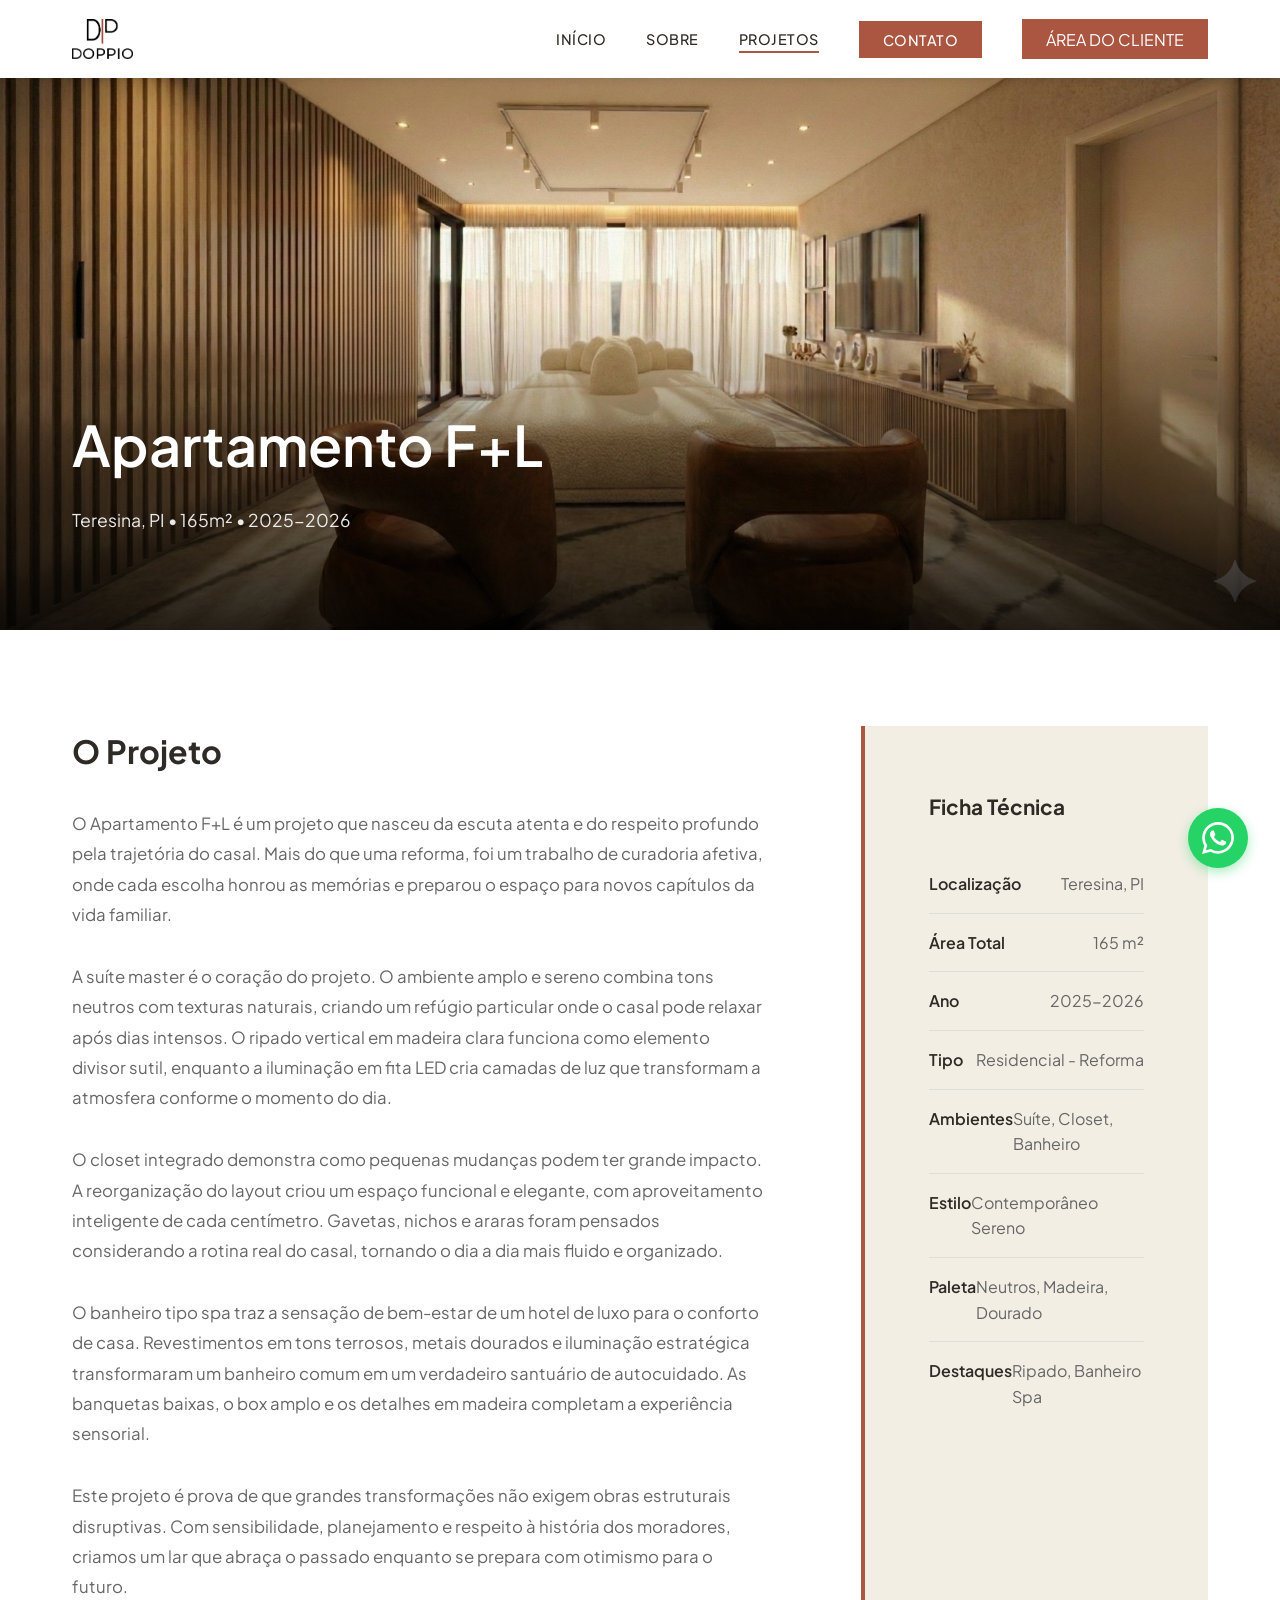
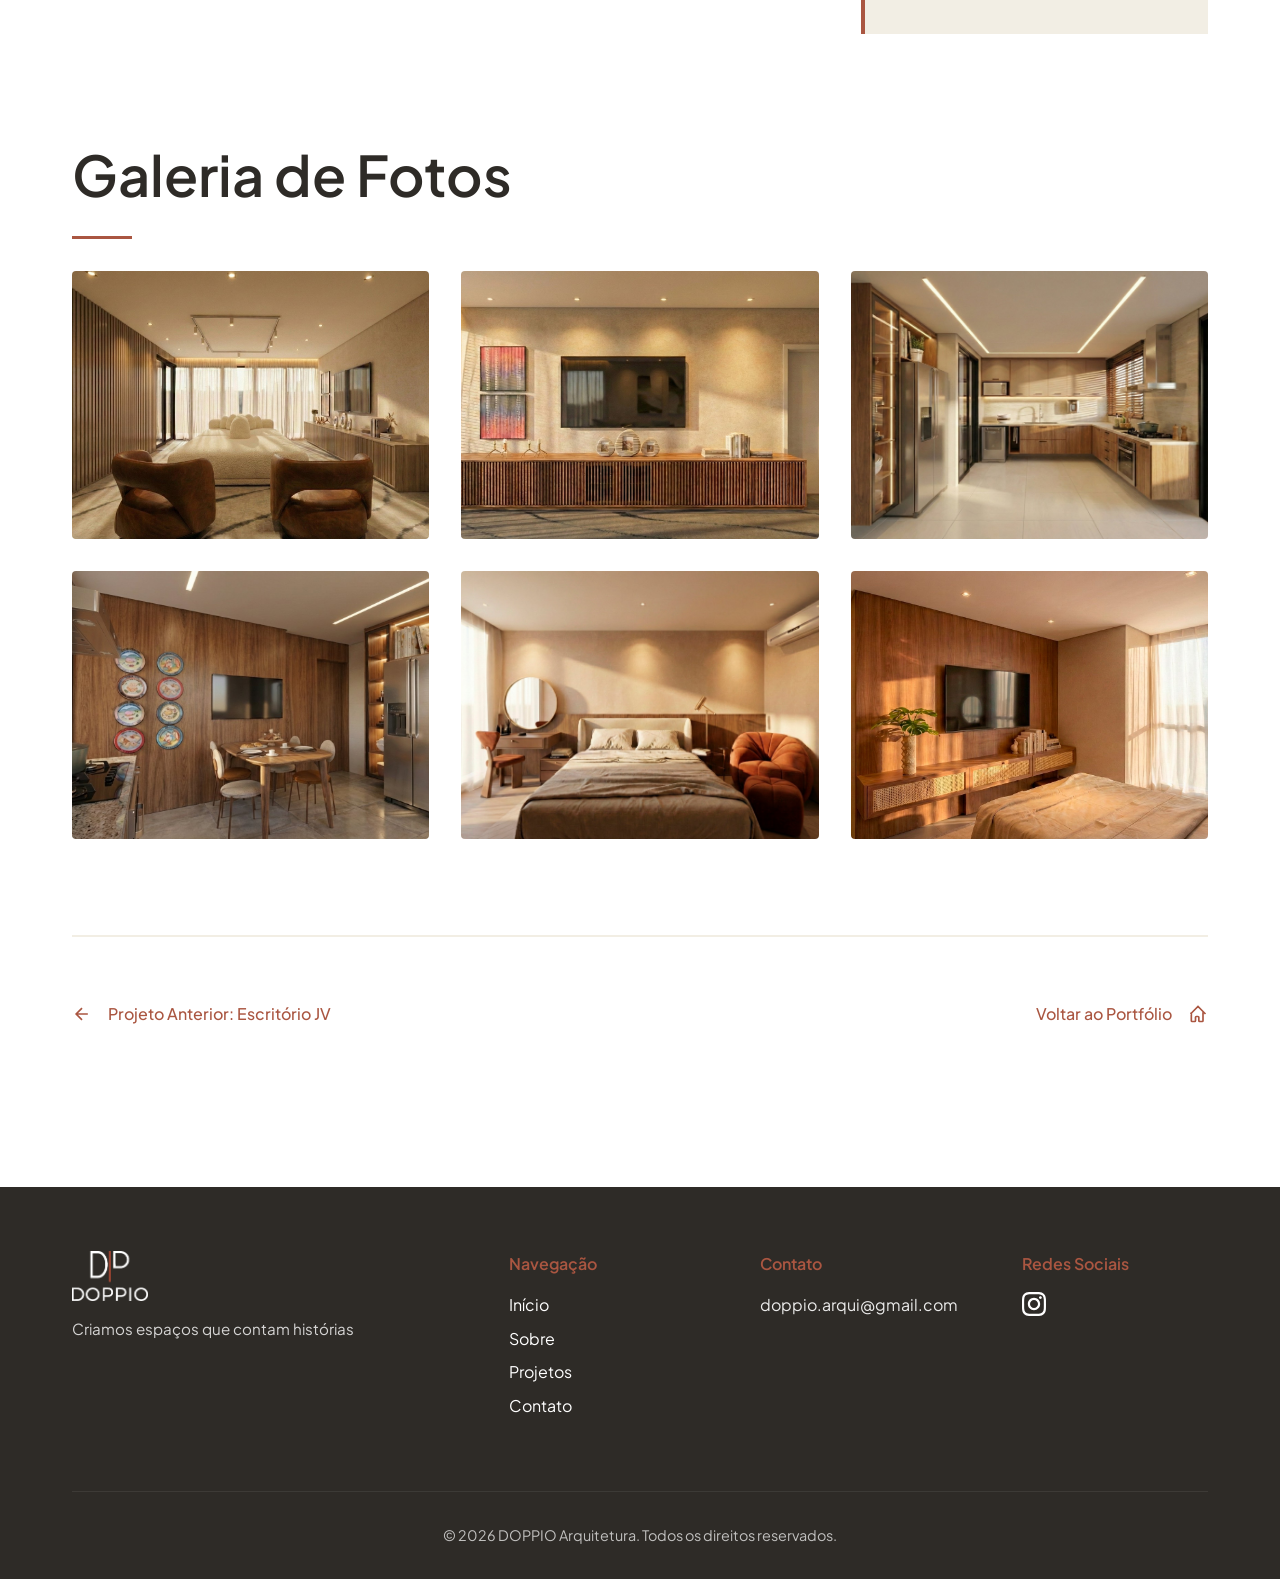
<file: apartamento-fl.html>
<!DOCTYPE html>
<html lang="pt-BR">
<head>
    <meta charset="UTF-8">
    <meta name="viewport" content="width=device-width, initial-scale=1.0">
    <meta name="description" content="Apartamento F+L - 165m² que honra histórias com design sensível e funcional. DOPPIO Arquitetura, Teresina-PI.">
    <title>Apartamento F+L | DOPPIO Arquitetura</title>
    
    <!-- Google tag (gtag.js) -->
    <script async src="https://www.googletagmanager.com/gtag/js?id=G-LGVXM9ECZ8"></script>
    <script>
      window.dataLayer = window.dataLayer || [];
      function gtag(){dataLayer.push(arguments);}
      gtag('js', new Date());
      gtag('config', 'G-LGVXM9ECZ8');
    </script>
    
    <link rel="icon" type="image/png" href="public/images/logos/logo-preto.png">
    <link href="https://fonts.googleapis.com/css2?family=Montserrat:wght@300;400;500;600;700&family=Inter:wght@300;400;500;600&display=swap" rel="stylesheet">
    <link rel="stylesheet" href="styles/main.css">
    <link href="https://fonts.googleapis.com/css2?family=Plus+Jakarta+Sans:wght@300;400;500;600&display=swap" rel="stylesheet">
    <style>
    /* ===== FONT OVERRIDE (SOFTER / ELEGANT) ===== */
    body, h1, h2, h3, h4, h5, h6, p, a, button, input, textarea, select, span, li {
      font-family: 'Plus Jakarta Sans', -apple-system, BlinkMacSystemFont, 'Segoe UI', Roboto, Arial, sans-serif !important;
      -webkit-font-smoothing: antialiased;
      -moz-osx-font-smoothing: grayscale;
    }
    </style>
    
    <style>
        .project-hero {
            height: 70vh;
            min-height: 500px;
            position: relative;
            overflow: hidden;
        }
        
        .project-hero__image {
            width: 100%;
            height: 100%;
            object-fit: cover;
        }
        
        .project-hero__overlay {
            position: absolute;
            bottom: 0;
            left: 0;
            right: 0;
            background: linear-gradient(to top, rgba(0,0,0,0.8), transparent);
            padding: var(--spacing-xl) var(--spacing-md);
            color: white;
        }
        
        .project-hero__title {
            font-family: var(--font-display);
            font-size: clamp(2rem, 5vw, 3.5rem);
            font-weight: 600;
            margin-bottom: var(--spacing-sm);
        }
        
        .project-hero__meta {
            font-size: 1.1rem;
            opacity: 0.9;
        }
        
        .project-content {
            padding: var(--spacing-xl) 0;
        }
        
        .project-info {
            display: grid;
            grid-template-columns: 2fr 1fr;
            gap: var(--spacing-xl);
            margin-bottom: var(--spacing-xl);
        }
        
        .project-description h2 {
            font-family: var(--font-display);
            font-size: 2rem;
            margin-bottom: var(--spacing-md);
            color: var(--color-black);
        }
        
        .project-description p {
            line-height: 1.8;
            color: #666;
            margin-bottom: var(--spacing-md);
            font-size: 1.05rem;
        }
        
        .project-specs {
            background: var(--color-beige);
            padding: var(--spacing-lg);
            border-left: 4px solid var(--color-terracota);
        }
        
        .project-specs h3 {
            font-family: var(--font-display);
            font-size: 1.3rem;
            margin-bottom: var(--spacing-md);
            color: var(--color-black);
        }
        
        .spec-item {
            display: flex;
            justify-content: space-between;
            padding: var(--spacing-sm) 0;
            border-bottom: 1px solid #ddd;
        }
        
        .spec-item:last-child {
            border-bottom: none;
        }
        
        .spec-label {
            font-weight: 600;
            color: var(--color-black);
        }
        
        .spec-value {
            color: #666;
        }
        
        .project-gallery {
            display: grid;
            grid-template-columns: repeat(auto-fit, minmax(350px, 1fr));
            gap: var(--spacing-md);
            margin-bottom: var(--spacing-xl);
        }
        
        .gallery-item {
            position: relative;
            aspect-ratio: 4/3;
            overflow: hidden;
            cursor: pointer;
            border-radius: 4px;
        }
        
        .gallery-item img {
            width: 100%;
            height: 100%;
            object-fit: cover;
            transition: var(--transition-slow);
        }
        
        .gallery-item:hover img {
            transform: scale(1.05);
        }
        
        .gallery-caption {
            position: absolute;
            bottom: 0;
            left: 0;
            right: 0;
            background: linear-gradient(to top, rgba(0,0,0,0.7), transparent);
            color: white;
            padding: var(--spacing-md);
            opacity: 0;
            transition: var(--transition-smooth);
        }
        
        .gallery-item:hover .gallery-caption {
            opacity: 1;
        }
        
        .project-nav {
            display: flex;
            justify-content: space-between;
            align-items: center;
            padding: var(--spacing-lg) 0;
            border-top: 2px solid var(--color-beige);
            margin-top: var(--spacing-xl);
        }
        
        .project-nav__link {
            display: inline-flex;
            align-items: center;
            gap: var(--spacing-sm);
            font-family: var(--font-display);
            font-weight: 500;
            color: var(--color-terracota);
            transition: var(--transition-fast);
        }
        
        .project-nav__link:hover {
            gap: var(--spacing-md);
        }
        
        @media (max-width: 768px) {
            .project-info {
                grid-template-columns: 1fr;
            }
            
            .project-gallery {
                grid-template-columns: 1fr;
            }
            
            .project-nav {
                flex-direction: column;
                gap: var(--spacing-md);
            }
        }
    </style>
</head>
<body>
    <header class="header" id="header">
        <nav class="nav container">
            <a href="index.html" class="nav__logo">
                <img src="public/images/logos/logo-preto.png" alt="DOPPIO Arquitetura" class="nav__logo-img">
            </a>

            <div class="nav__menu" id="nav-menu">
                <ul class="nav__list">
                    <li class="nav__item"><a href="index.html" class="nav__link">Início</a></li>
                    <li class="nav__item"><a href="sobre.html" class="nav__link">Sobre</a></li>
                    <li class="nav__item"><a href="projetos.html" class="nav__link active">Projetos</a></li>
                    <li class="nav__item"><a href="contato.html" class="nav__link--cta nav__link">Contato</a></li>
                    <li class="nav__item"><a href="https://portal.doppioarq.com.br" target="_blank" rel="noopener" class="nav__link--cta">ÁREA DO CLIENTE</a></li>
                </ul>
            </div>

            <div class="nav__toggle" id="nav-toggle">
                <span></span>
                <span></span>
                <span></span>
            </div>
        </nav>
    </header>
    <div class="nav__overlay" id="nav-overlay"></div>

    <section class="project-hero">
        <img src="public/images/projetos/apartamento-fl/01-capa.png" alt="Apartamento F+L - Suíte Master" class="project-hero__image">
        <div class="project-hero__overlay">
            <div class="container">
                <h1 class="project-hero__title">Apartamento F+L</h1>
                <p class="project-hero__meta">Teresina, PI • 165m² • 2025-2026</p>
            </div>
        </div>
    </section>

    <section class="project-content">
        <div class="container">
            <div class="project-info">
                <div class="project-description">
                    <h2>O Projeto</h2>
                    <p>
                        O Apartamento F+L é um projeto que nasceu da escuta atenta e do respeito profundo pela trajetória do casal. Mais do que uma reforma, foi um trabalho de curadoria afetiva, onde cada escolha honrou as memórias e preparou o espaço para novos capítulos da vida familiar.
                    </p>
                    <p>
                        A suíte master é o coração do projeto. O ambiente amplo e sereno combina tons neutros com texturas naturais, criando um refúgio particular onde o casal pode relaxar após dias intensos. O ripado vertical em madeira clara funciona como elemento divisor sutil, enquanto a iluminação em fita LED cria camadas de luz que transformam a atmosfera conforme o momento do dia.
                    </p>
                    <p>
                        O closet integrado demonstra como pequenas mudanças podem ter grande impacto. A reorganização do layout criou um espaço funcional e elegante, com aproveitamento inteligente de cada centímetro. Gavetas, nichos e araras foram pensados considerando a rotina real do casal, tornando o dia a dia mais fluido e organizado.
                    </p>
                    <p>
                        O banheiro tipo spa traz a sensação de bem-estar de um hotel de luxo para o conforto de casa. Revestimentos em tons terrosos, metais dourados e iluminação estratégica transformaram um banheiro comum em um verdadeiro santuário de autocuidado. As banquetas baixas, o box amplo e os detalhes em madeira completam a experiência sensorial.
                    </p>
                    <p>
                        Este projeto é prova de que grandes transformações não exigem obras estruturais disruptivas. Com sensibilidade, planejamento e respeito à história dos moradores, criamos um lar que abraça o passado enquanto se prepara com otimismo para o futuro.
                    </p>
                </div>
                
                <div class="project-specs">
                    <h3>Ficha Técnica</h3>
                    <div class="spec-item">
                        <span class="spec-label">Localização</span>
                        <span class="spec-value">Teresina, PI</span>
                    </div>
                    <div class="spec-item">
                        <span class="spec-label">Área Total</span>
                        <span class="spec-value">165 m²</span>
                    </div>
                    <div class="spec-item">
                        <span class="spec-label">Ano</span>
                        <span class="spec-value">2025-2026</span>
                    </div>
                    <div class="spec-item">
                        <span class="spec-label">Tipo</span>
                        <span class="spec-value">Residencial - Reforma</span>
                    </div>
                    <div class="spec-item">
                        <span class="spec-label">Ambientes</span>
                        <span class="spec-value">Suíte, Closet, Banheiro</span>
                    </div>
                    <div class="spec-item">
                        <span class="spec-label">Estilo</span>
                        <span class="spec-value">Contemporâneo Sereno</span>
                    </div>
                    <div class="spec-item">
                        <span class="spec-label">Paleta</span>
                        <span class="spec-value">Neutros, Madeira, Dourado</span>
                    </div>
                    <div class="spec-item">
                        <span class="spec-label">Destaques</span>
                        <span class="spec-value">Ripado, Banheiro Spa</span>
                    </div>
                </div>
            </div>

            <h2 class="section__title">Galeria de Fotos</h2>
            <div class="project-gallery">
                <div class="gallery-item">
                    <img src="public/images/projetos/apartamento-fl/01-capa.png" alt="Suíte master com estar integrado">
                    <div class="gallery-caption">Suíte master com poltronas terracota e ripado</div>
                </div>
                <div class="gallery-item">
                    <img src="public/images/projetos/apartamento-fl/02-suite.png" alt="Dormitório da suíte">
                    <div class="gallery-caption">Vista do dormitório com ripado em madeira</div>
                </div>
                <div class="gallery-item">
                    <img src="public/images/projetos/apartamento-fl/03-banheiro.png" alt="Banheiro tipo spa">
                    <div class="gallery-caption">Banheiro tipo spa com tons terrosos</div>
                </div>
                <div class="gallery-item">
                    <img src="public/images/projetos/apartamento-fl/04-closet.png" alt="Closet integrado">
                    <div class="gallery-caption">Closet integrado funcional</div>
                </div>
                <div class="gallery-item">
                    <img src="public/images/projetos/apartamento-fl/05-quarto.png" alt="Dormitório com LED">
                    <div class="gallery-caption">Dormitório com iluminação LED</div>
                </div>
                <div class="gallery-item">
                    <img src="public/images/projetos/apartamento-fl/06-detalhes.png" alt="Detalhes decorativos">
                    <div class="gallery-caption">Detalhes em madeira e metais dourados</div>
                </div>
            </div>

            <nav class="project-nav">
                <a href="escritorio-jv.html" class="project-nav__link">
                    <svg width="20" height="20" viewBox="0 0 24 24" fill="none" stroke="currentColor" stroke-width="2">
                        <path d="M19 12H5M12 19l-7-7 7-7"/>
                    </svg>
                    Projeto Anterior: Escritório JV
                </a>
                
                <a href="projetos.html" class="project-nav__link">
                    Voltar ao Portfólio
                    <svg width="20" height="20" viewBox="0 0 24 24" fill="none" stroke="currentColor" stroke-width="2">
                        <path d="M3 12l9-9 9 9M4 10v10a1 1 0 001 1h3a1 1 0 001-1v-4a1 1 0 011-1h2a1 1 0 011 1v4a1 1 0 001 1h3a1 1 0 001-1V10"/>
                    </svg>
                </a>
            </nav>
        </div>
    </section>

    <!-- FOOTER -->
    <footer class="footer">
        <div class="container">
            <div class="footer__content">
                <div class="footer__logo">
                    <img src="public/images/logos/logo-branco.png" alt="DOPPIO Arquitetura">
                    <p>Criamos espaços que contam histórias</p>
                </div>

                <div class="footer__links">
                    <h4>Navegação</h4>
                    <ul>
                        <li><a href="index.html">Início</a></li>
                        <li><a href="sobre.html">Sobre</a></li>
                        <li><a href="projetos.html">Projetos</a></li>
                        <li><a href="contato.html">Contato</a></li>
                    </ul>
                </div>

                <div class="footer__contact">
                    <h4>Contato</h4>
                    <p>doppio.arqui@gmail.com</p>
                </div>

                <div class="footer__social">
                    <h4>Redes Sociais</h4>
                    <a href="https://instagram.com/doppio_arquitetura" target="_blank">
                        <svg width="24" height="24" viewBox="0 0 24 24" fill="currentColor">
                            <path d="M12 2.163c3.204 0 3.584.012 4.85.07 3.252.148 4.771 1.691 4.919 4.919.058 1.265.069 1.645.069 4.849 0 3.205-.012 3.584-.069 4.849-.149 3.225-1.664 4.771-4.919 4.919-1.266.058-1.644.07-4.85.07-3.204 0-3.584-.012-4.849-.07-3.26-.149-4.771-1.699-4.919-4.92-.058-1.265-.07-1.644-.07-4.849 0-3.204.013-3.583.07-4.849.149-3.227 1.664-4.771 4.919-4.919 1.266-.057 1.645-.069 4.849-.069zm0-2.163c-3.259 0-3.667.014-4.947.072-4.358.2-6.78 2.618-6.98 6.98-.059 1.281-.073 1.689-.073 4.948 0 3.259.014 3.668.072 4.948.2 4.358 2.618 6.78 6.98 6.98 1.281.058 1.689.072 4.948.072 3.259 0 3.668-.014 4.948-.072 4.354-.2 6.782-2.618 6.979-6.98.059-1.28.073-1.689.073-4.948 0-3.259-.014-3.667-.072-4.947-.196-4.354-2.617-6.78-6.979-6.98-1.281-.059-1.69-.073-4.949-.073zm0 5.838c-3.403 0-6.162 2.759-6.162 6.162s2.759 6.163 6.162 6.163 6.162-2.759 6.162-6.163c0-3.403-2.759-6.162-6.162-6.162zm0 10.162c-2.209 0-4-1.79-4-4 0-2.209 1.791-4 4-4s4 1.791 4 4c0 2.21-1.791 4-4 4zm6.406-11.845c-.796 0-1.441.645-1.441 1.44s.645 1.44 1.441 1.44c.795 0 1.439-.645 1.439-1.44s-.644-1.44-1.439-1.44z"/>
                        </svg>
                    </a>
                </div>
            </div>

            <div class="footer__bottom">
                <p>&copy; 2026 DOPPIO Arquitetura. Todos os direitos reservados.</p>
            </div>
        </div>
    </footer>

    <!-- WhatsApp Button (desktop) -->
    <a href="https://wa.me/5586981252508?text=Ol%C3%A1!%20Gostaria%20de%20saber%20mais%20sobre%20os%20projetos%20da%20DOPPIO." target="_blank" class="whatsapp-button" aria-label="Falar no WhatsApp">
        <svg viewBox="0 0 24 24" xmlns="http://www.w3.org/2000/svg">
            <path d="M17.472 14.382c-.297-.149-1.758-.867-2.03-.967-.273-.099-.471-.148-.67.15-.197.297-.767.966-.94 1.164-.173.199-.347.223-.644.075-.297-.15-1.255-.463-2.39-1.475-.883-.788-1.48-1.761-1.653-2.059-.173-.297-.018-.458.13-.606.134-.133.298-.347.446-.52.149-.174.198-.298.298-.497.099-.198.05-.371-.025-.52-.075-.149-.669-1.612-.916-2.207-.242-.579-.487-.5-.669-.51-.173-.008-.371-.01-.57-.01-.198 0-.52.074-.792.372-.272.297-1.04 1.016-1.04 2.479 0 1.462 1.065 2.875 1.213 3.074.149.198 2.096 3.2 5.077 4.487.709.306 1.262.489 1.694.625.712.227 1.36.195 1.871.118.571-.085 1.758-.719 2.006-1.413.248-.694.248-1.289.173-1.413-.074-.124-.272-.198-.57-.347m-5.421 7.403h-.004a9.87 9.87 0 01-5.031-1.378l-.361-.214-3.741.982.998-3.648-.235-.374a9.86 9.86 0 01-1.51-5.26c.001-5.45 4.436-9.884 9.888-9.884 2.64 0 5.122 1.03 6.988 2.898a9.825 9.825 0 012.893 6.994c-.003 5.45-4.437 9.884-9.885 9.884m8.413-18.297A11.815 11.815 0 0012.05 0C5.495 0 .16 5.335.157 11.892c0 2.096.547 4.142 1.588 5.945L.057 24l6.305-1.654a11.882 11.882 0 005.683 1.448h.005c6.554 0 11.89-5.335 11.893-11.893a11.821 11.821 0 00-3.48-8.413Z"/>
        </svg>
    </a>

    <!-- BARRA DE NAVEGAÇÃO INFERIOR (somente celular) -->
    <nav class="mobile-tabbar" aria-label="Navegação rápida">
        <a class="tabbar__link" href="index.html">
            <svg width="20" height="20" viewBox="0 0 24 24" fill="none"><path d="M3 11l9-8 9 8M5 10v10h14V10" stroke="currentColor" stroke-width="2"/></svg>
            <span>Início</span>
        </a>
        <a class="tabbar__link active" href="projetos.html">
            <svg width="20" height="20" viewBox="0 0 24 24" fill="none"><rect x="3" y="3" width="7" height="7" stroke="currentColor" stroke-width="2"/><rect x="14" y="3" width="7" height="7" stroke="currentColor" stroke-width="2"/><rect x="3" y="14" width="7" height="7" stroke="currentColor" stroke-width="2"/><rect x="14" y="14" width="7" height="7" stroke="currentColor" stroke-width="2"/></svg>
            <span>Projetos</span>
        </a>
        <a class="tabbar__link" href="contato.html">
            <svg width="20" height="20" viewBox="0 0 24 24" fill="none"><rect x="3" y="4" width="18" height="16" stroke="currentColor" stroke-width="2"/><path d="M3 6l9 7 9-7" stroke="currentColor" stroke-width="2"/></svg>
            <span>Contato</span>
        </a>
        <a class="tabbar__link tabbar__link--whatsapp" href="https://wa.me/5586981252508?text=Ol%C3%A1!%20Gostaria%20de%20saber%20mais%20sobre%20os%20projetos%20da%20DOPPIO." target="_blank">
            <svg width="20" height="20" viewBox="0 0 24 24" fill="currentColor"><path d="M12.04 2C6.58 2 2.13 6.45 2.13 11.91c0 1.75.46 3.45 1.32 4.95L2.05 22l5.25-1.38c1.44.79 3.06 1.2 4.72 1.2h.02c5.46 0 9.91-4.45 9.91-9.91C21.95 6.45 17.5 2 12.04 2zm5.79 14.13c-.24.68-1.42 1.3-1.96 1.36-.5.06-1.02.25-3.4-.71-2.86-1.16-4.7-4.08-4.85-4.27-.14-.19-1.17-1.55-1.17-2.96s.73-2.1 1-2.39c.26-.28.57-.35.76-.35.19 0 .38 0 .55.01.18.01.41-.07.64.49.24.56.8 1.95.87 2.09.07.14.12.31.02.5-.09.19-.14.3-.28.46-.14.16-.3.36-.42.48-.14.14-.29.29-.13.57.16.28.72 1.19 1.55 1.92 1.06.94 1.95 1.23 2.23 1.37.28.13.44.11.6-.07.16-.18.67-.78.85-1.05.18-.27.35-.22.6-.13.24.09 1.55.73 1.81.86.26.13.44.2.5.31.07.11.07.64-.17 1.31z"/></svg>
            <span>WhatsApp</span>
        </a>
    </nav>

    <script src="scripts/main.js"></script>
</body>
</html>
</file>
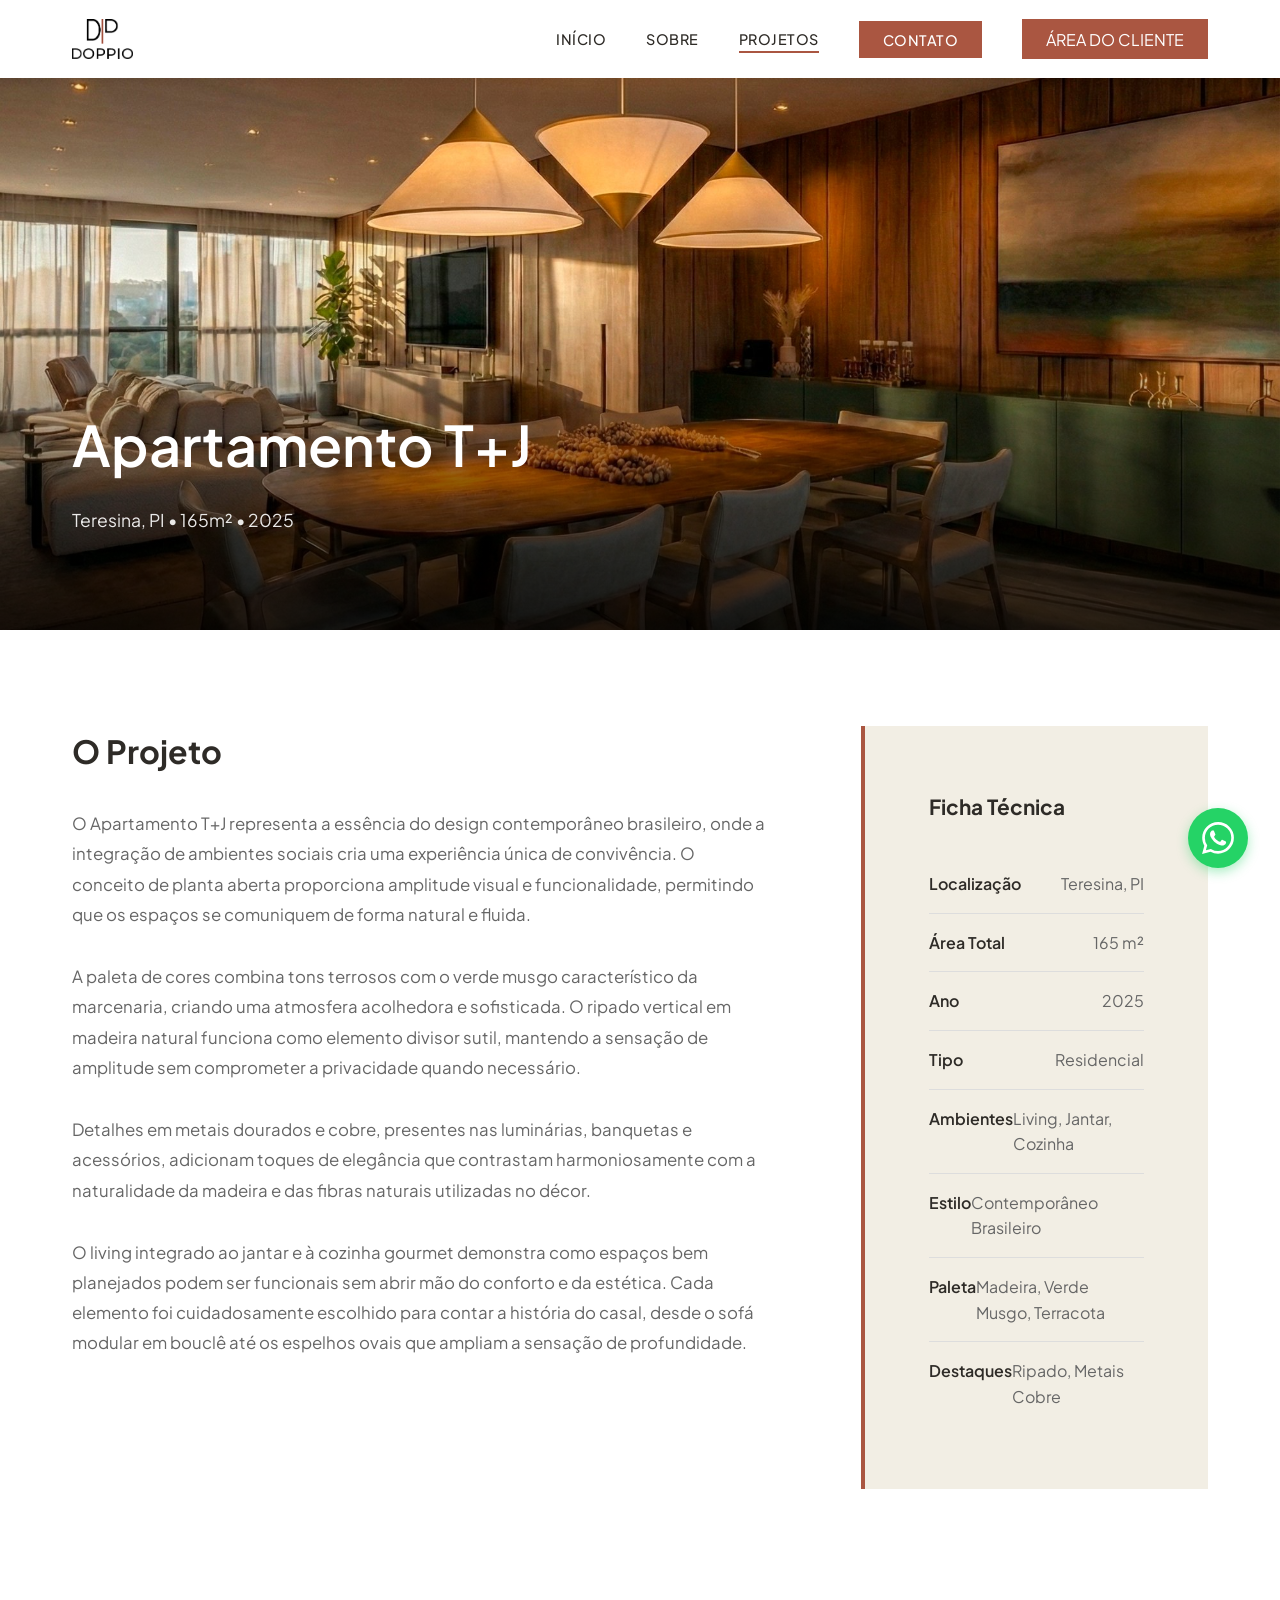
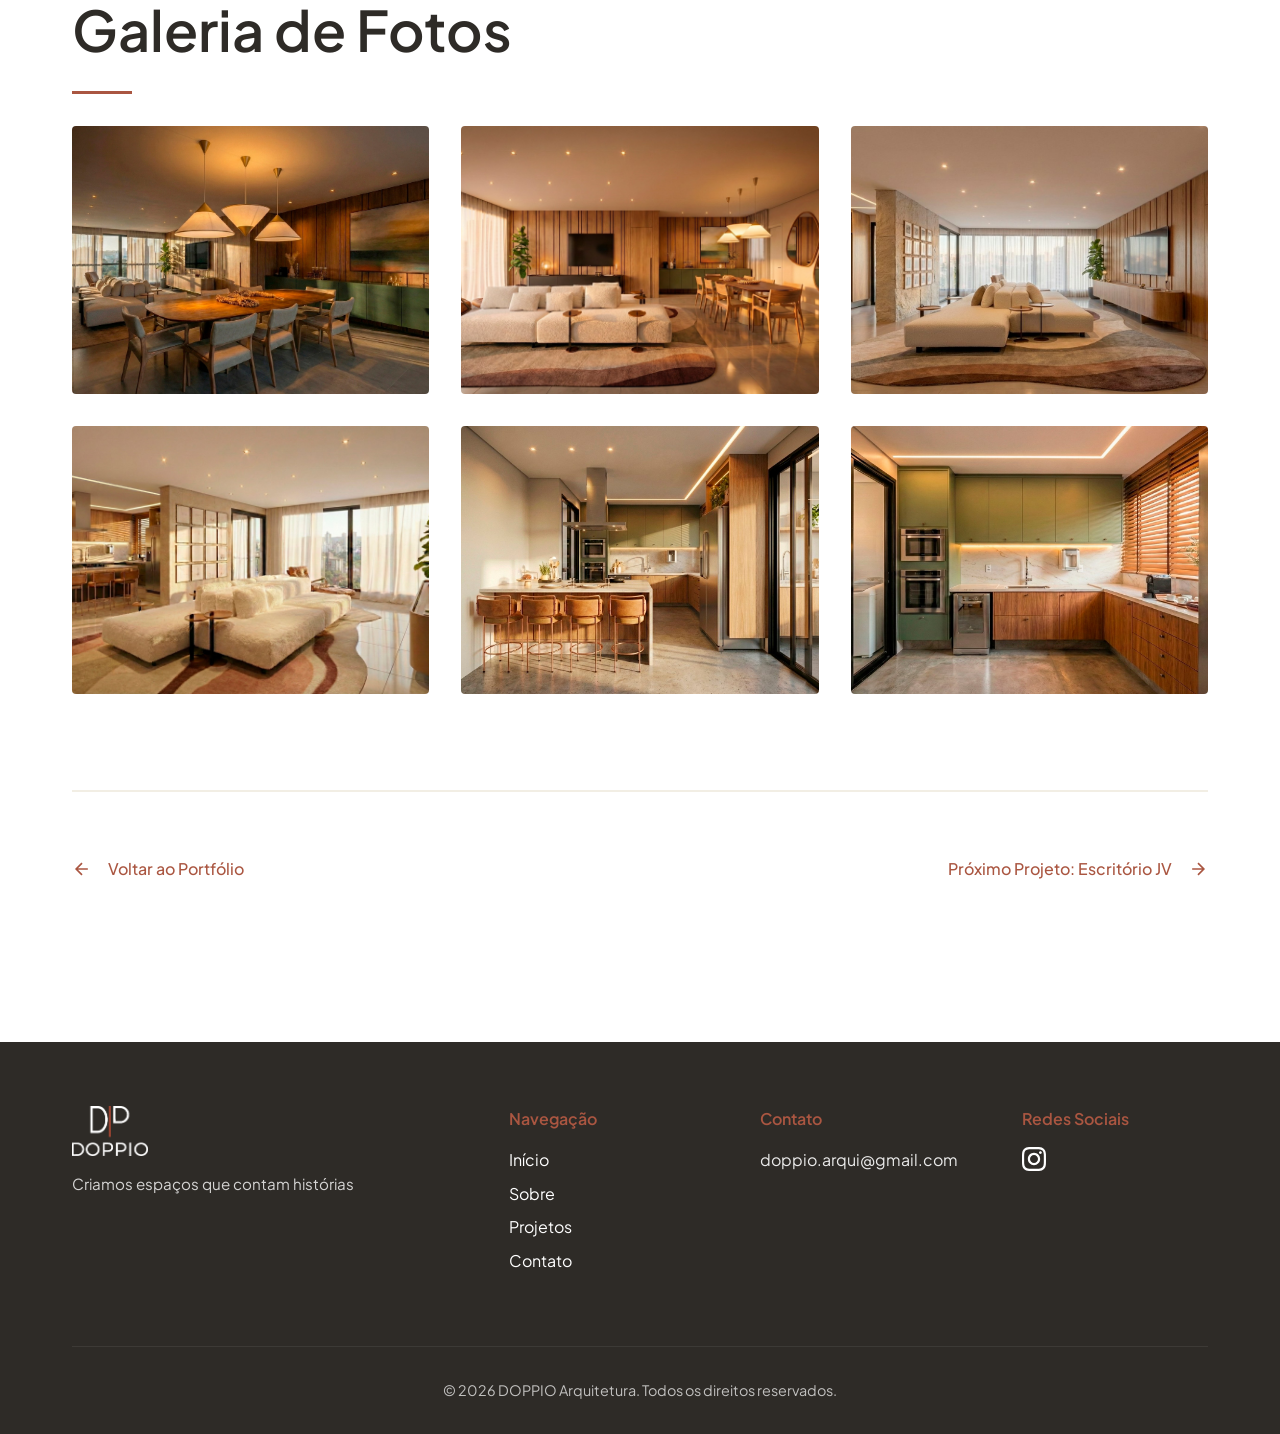
<file: apartamento-tj.html>
<!DOCTYPE html>
<html lang="pt-BR">
<head>
    <meta charset="UTF-8">
    <meta name="viewport" content="width=device-width, initial-scale=1.0">
    <meta name="description" content="Apartamento T+J - 165m² de design contemporâneo com ambientes sociais integrados. DOPPIO Arquitetura, Teresina-PI.">
    <title>Apartamento T+J | DOPPIO Arquitetura</title>
    
    <!-- Google tag (gtag.js) -->
    <script async src="https://www.googletagmanager.com/gtag/js?id=G-LGVXM9ECZ8"></script>
    <script>
      window.dataLayer = window.dataLayer || [];
      function gtag(){dataLayer.push(arguments);}
      gtag('js', new Date());
      gtag('config', 'G-LGVXM9ECZ8');
    </script>
    
    <link rel="icon" type="image/png" href="public/images/logos/logo-preto.png">
    <link href="https://fonts.googleapis.com/css2?family=Montserrat:wght@300;400;500;600;700&family=Inter:wght@300;400;500;600&display=swap" rel="stylesheet">
    <link rel="stylesheet" href="styles/main.css">
    <link href="https://fonts.googleapis.com/css2?family=Plus+Jakarta+Sans:wght@300;400;500;600&display=swap" rel="stylesheet">
    <style>
    /* ===== FONT OVERRIDE (SOFTER / ELEGANT) ===== */
    body, h1, h2, h3, h4, h5, h6, p, a, button, input, textarea, select, span, li {
      font-family: 'Plus Jakarta Sans', -apple-system, BlinkMacSystemFont, 'Segoe UI', Roboto, Arial, sans-serif !important;
      -webkit-font-smoothing: antialiased;
      -moz-osx-font-smoothing: grayscale;
    }
    </style>
    
    <style>
        /* Estilos específicos da página de projeto */
        .project-hero {
            height: 70vh;
            min-height: 500px;
            position: relative;
            overflow: hidden;
        }
        
        .project-hero__image {
            width: 100%;
            height: 100%;
            object-fit: cover;
        }
        
        .project-hero__overlay {
            position: absolute;
            bottom: 0;
            left: 0;
            right: 0;
            background: linear-gradient(to top, rgba(0,0,0,0.8), transparent);
            padding: var(--spacing-xl) var(--spacing-md);
            color: white;
        }
        
        .project-hero__title {
            font-family: var(--font-display);
            font-size: clamp(2rem, 5vw, 3.5rem);
            font-weight: 600;
            margin-bottom: var(--spacing-sm);
        }
        
        .project-hero__meta {
            font-size: 1.1rem;
            opacity: 0.9;
        }
        
        .project-content {
            padding: var(--spacing-xl) 0;
        }
        
        .project-info {
            display: grid;
            grid-template-columns: 2fr 1fr;
            gap: var(--spacing-xl);
            margin-bottom: var(--spacing-xl);
        }
        
        .project-description h2 {
            font-family: var(--font-display);
            font-size: 2rem;
            margin-bottom: var(--spacing-md);
            color: var(--color-black);
        }
        
        .project-description p {
            line-height: 1.8;
            color: #666;
            margin-bottom: var(--spacing-md);
            font-size: 1.05rem;
        }
        
        .project-specs {
            background: var(--color-beige);
            padding: var(--spacing-lg);
            border-left: 4px solid var(--color-terracota);
        }
        
        .project-specs h3 {
            font-family: var(--font-display);
            font-size: 1.3rem;
            margin-bottom: var(--spacing-md);
            color: var(--color-black);
        }
        
        .spec-item {
            display: flex;
            justify-content: space-between;
            padding: var(--spacing-sm) 0;
            border-bottom: 1px solid #ddd;
        }
        
        .spec-item:last-child {
            border-bottom: none;
        }
        
        .spec-label {
            font-weight: 600;
            color: var(--color-black);
        }
        
        .spec-value {
            color: #666;
        }
        
        .project-gallery {
            display: grid;
            grid-template-columns: repeat(auto-fit, minmax(350px, 1fr));
            gap: var(--spacing-md);
            margin-bottom: var(--spacing-xl);
        }
        
        .gallery-item {
            position: relative;
            aspect-ratio: 4/3;
            overflow: hidden;
            cursor: pointer;
            border-radius: 4px;
        }
        
        .gallery-item img {
            width: 100%;
            height: 100%;
            object-fit: cover;
            transition: var(--transition-slow);
        }
        
        .gallery-item:hover img {
            transform: scale(1.05);
        }
        
        .gallery-caption {
            position: absolute;
            bottom: 0;
            left: 0;
            right: 0;
            background: linear-gradient(to top, rgba(0,0,0,0.7), transparent);
            color: white;
            padding: var(--spacing-md);
            opacity: 0;
            transition: var(--transition-smooth);
        }
        
        .gallery-item:hover .gallery-caption {
            opacity: 1;
        }
        
        .project-nav {
            display: flex;
            justify-content: space-between;
            align-items: center;
            padding: var(--spacing-lg) 0;
            border-top: 2px solid var(--color-beige);
            margin-top: var(--spacing-xl);
        }
        
        .project-nav__link {
            display: inline-flex;
            align-items: center;
            gap: var(--spacing-sm);
            font-family: var(--font-display);
            font-weight: 500;
            color: var(--color-terracota);
            transition: var(--transition-fast);
        }
        
        .project-nav__link:hover {
            gap: var(--spacing-md);
        }
        
        @media (max-width: 768px) {
            .project-info {
                grid-template-columns: 1fr;
            }
            
            .project-gallery {
                grid-template-columns: 1fr;
            }
            
            .project-nav {
                flex-direction: column;
                gap: var(--spacing-md);
            }
        }
    </style>
</head>
<body>
    <header class="header" id="header">
        <nav class="nav container">
            <a href="index.html" class="nav__logo">
                <img src="public/images/logos/logo-preto.png" alt="DOPPIO Arquitetura" class="nav__logo-img">
            </a>

            <div class="nav__menu" id="nav-menu">
                <ul class="nav__list">
                    <li class="nav__item"><a href="index.html" class="nav__link">Início</a></li>
                    <li class="nav__item"><a href="sobre.html" class="nav__link">Sobre</a></li>
                    <li class="nav__item"><a href="projetos.html" class="nav__link active">Projetos</a></li>
                    <li class="nav__item"><a href="contato.html" class="nav__link--cta nav__link">Contato</a></li>
                    <li class="nav__item"><a href="https://portal.doppioarq.com.br" target="_blank" rel="noopener" class="nav__link--cta">ÁREA DO CLIENTE</a></li>
                </ul>
            </div>

            <div class="nav__toggle" id="nav-toggle">
                <span></span>
                <span></span>
                <span></span>
            </div>
        </nav>
    </header>
    <div class="nav__overlay" id="nav-overlay"></div>

    <!-- PROJECT HERO -->
    <section class="project-hero">
        <img src="public/images/projetos/apartamento-tj/01-capa.png" alt="Apartamento T+J - Living integrado" class="project-hero__image">
        <div class="project-hero__overlay">
            <div class="container">
                <h1 class="project-hero__title">Apartamento T+J</h1>
                <p class="project-hero__meta">Teresina, PI • 165m² • 2025</p>
            </div>
        </div>
    </section>

    <!-- PROJECT CONTENT -->
    <section class="project-content">
        <div class="container">
            <!-- INFO + SPECS -->
            <div class="project-info">
                <div class="project-description">
                    <h2>O Projeto</h2>
                    <p>
                        O Apartamento T+J representa a essência do design contemporâneo brasileiro, onde a integração de ambientes sociais cria uma experiência única de convivência. O conceito de planta aberta proporciona amplitude visual e funcionalidade, permitindo que os espaços se comuniquem de forma natural e fluida.
                    </p>
                    <p>
                        A paleta de cores combina tons terrosos com o verde musgo característico da marcenaria, criando uma atmosfera acolhedora e sofisticada. O ripado vertical em madeira natural funciona como elemento divisor sutil, mantendo a sensação de amplitude sem comprometer a privacidade quando necessário.
                    </p>
                    <p>
                        Detalhes em metais dourados e cobre, presentes nas luminárias, banquetas e acessórios, adicionam toques de elegância que contrastam harmoniosamente com a naturalidade da madeira e das fibras naturais utilizadas no décor.
                    </p>
                    <p>
                        O living integrado ao jantar e à cozinha gourmet demonstra como espaços bem planejados podem ser funcionais sem abrir mão do conforto e da estética. Cada elemento foi cuidadosamente escolhido para contar a história do casal, desde o sofá modular em bouclê até os espelhos ovais que ampliam a sensação de profundidade.
                    </p>
                </div>
                
                <div class="project-specs">
                    <h3>Ficha Técnica</h3>
                    <div class="spec-item">
                        <span class="spec-label">Localização</span>
                        <span class="spec-value">Teresina, PI</span>
                    </div>
                    <div class="spec-item">
                        <span class="spec-label">Área Total</span>
                        <span class="spec-value">165 m²</span>
                    </div>
                    <div class="spec-item">
                        <span class="spec-label">Ano</span>
                        <span class="spec-value">2025</span>
                    </div>
                    <div class="spec-item">
                        <span class="spec-label">Tipo</span>
                        <span class="spec-value">Residencial</span>
                    </div>
                    <div class="spec-item">
                        <span class="spec-label">Ambientes</span>
                        <span class="spec-value">Living, Jantar, Cozinha</span>
                    </div>
                    <div class="spec-item">
                        <span class="spec-label">Estilo</span>
                        <span class="spec-value">Contemporâneo Brasileiro</span>
                    </div>
                    <div class="spec-item">
                        <span class="spec-label">Paleta</span>
                        <span class="spec-value">Madeira, Verde Musgo, Terracota</span>
                    </div>
                    <div class="spec-item">
                        <span class="spec-label">Destaques</span>
                        <span class="spec-value">Ripado, Metais Cobre</span>
                    </div>
                </div>
            </div>

            <!-- GALLERY -->
            <h2 class="section__title">Galeria de Fotos</h2>
            <div class="project-gallery">
                <div class="gallery-item">
                    <img src="public/images/projetos/apartamento-tj/01-capa.png" alt="Living integrado com jantar">
                    <div class="gallery-caption">Living integrado com jantar e cozinha</div>
                </div>
                <div class="gallery-item">
                    <img src="public/images/projetos/apartamento-tj/02-living.png" alt="Vista completa do living">
                    <div class="gallery-caption">Vista completa do living com ripado e espelhos ovais</div>
                </div>
                <div class="gallery-item">
                    <img src="public/images/projetos/apartamento-tj/03-living2.png" alt="Living com sofá bouclê">
                    <div class="gallery-caption">Living com sofá modular bouclê e painel TV</div>
                </div>
                <div class="gallery-item">
                    <img src="public/images/projetos/apartamento-tj/04-living3.png" alt="Integração dos ambientes">
                    <div class="gallery-caption">Integração perfeita entre living, jantar e cozinha</div>
                </div>
                <div class="gallery-item">
                    <img src="public/images/projetos/apartamento-tj/05-cozinha.png" alt="Cozinha com banquetas cobre">
                    <div class="gallery-caption">Cozinha gourmet com banquetas em cobre</div>
                </div>
                <div class="gallery-item">
                    <img src="public/images/projetos/apartamento-tj/06-cozinha2.png" alt="Cozinha verde musgo">
                    <div class="gallery-caption">Marcenaria verde musgo com iluminação LED</div>
                </div>
            </div>

            <!-- NAVIGATION -->
            <nav class="project-nav">
                <a href="projetos.html" class="project-nav__link">
                    <svg width="20" height="20" viewBox="0 0 24 24" fill="none" stroke="currentColor" stroke-width="2">
                        <path d="M19 12H5M12 19l-7-7 7-7"/>
                    </svg>
                    Voltar ao Portfólio
                </a>
                
                <a href="escritorio-jv.html" class="project-nav__link">
                    Próximo Projeto: Escritório JV
                    <svg width="20" height="20" viewBox="0 0 24 24" fill="none" stroke="currentColor" stroke-width="2">
                        <path d="M5 12h14M12 5l7 7-7 7"/>
                    </svg>
                </a>
            </nav>
        </div>
    </section>

    <!-- FOOTER -->
    <footer class="footer">
        <div class="container">
            <div class="footer__content">
                <div class="footer__logo">
                    <img src="public/images/logos/logo-branco.png" alt="DOPPIO Arquitetura">
                    <p>Criamos espaços que contam histórias</p>
                </div>

                <div class="footer__links">
                    <h4>Navegação</h4>
                    <ul>
                        <li><a href="index.html">Início</a></li>
                        <li><a href="sobre.html">Sobre</a></li>
                        <li><a href="projetos.html">Projetos</a></li>
                        <li><a href="contato.html">Contato</a></li>
                    </ul>
                </div>

                <div class="footer__contact">
                    <h4>Contato</h4>
                    <p>doppio.arqui@gmail.com</p>
                </div>

                <div class="footer__social">
                    <h4>Redes Sociais</h4>
                    <a href="https://instagram.com/doppio_arquitetura" target="_blank">
                        <svg width="24" height="24" viewBox="0 0 24 24" fill="currentColor">
                            <path d="M12 2.163c3.204 0 3.584.012 4.85.07 3.252.148 4.771 1.691 4.919 4.919.058 1.265.069 1.645.069 4.849 0 3.205-.012 3.584-.069 4.849-.149 3.225-1.664 4.771-4.919 4.919-1.266.058-1.644.07-4.85.07-3.204 0-3.584-.012-4.849-.07-3.26-.149-4.771-1.699-4.919-4.92-.058-1.265-.07-1.644-.07-4.849 0-3.204.013-3.583.07-4.849.149-3.227 1.664-4.771 4.919-4.919 1.266-.057 1.645-.069 4.849-.069zm0-2.163c-3.259 0-3.667.014-4.947.072-4.358.2-6.78 2.618-6.98 6.98-.059 1.281-.073 1.689-.073 4.948 0 3.259.014 3.668.072 4.948.2 4.358 2.618 6.78 6.98 6.98 1.281.058 1.689.072 4.948.072 3.259 0 3.668-.014 4.948-.072 4.354-.2 6.782-2.618 6.979-6.98.059-1.28.073-1.689.073-4.948 0-3.259-.014-3.667-.072-4.947-.196-4.354-2.617-6.78-6.979-6.98-1.281-.059-1.69-.073-4.949-.073zm0 5.838c-3.403 0-6.162 2.759-6.162 6.162s2.759 6.163 6.162 6.163 6.162-2.759 6.162-6.163c0-3.403-2.759-6.162-6.162-6.162zm0 10.162c-2.209 0-4-1.79-4-4 0-2.209 1.791-4 4-4s4 1.791 4 4c0 2.21-1.791 4-4 4zm6.406-11.845c-.796 0-1.441.645-1.441 1.44s.645 1.44 1.441 1.44c.795 0 1.439-.645 1.439-1.44s-.644-1.44-1.439-1.44z"/>
                        </svg>
                    </a>
                </div>
            </div>

            <div class="footer__bottom">
                <p>&copy; 2026 DOPPIO Arquitetura. Todos os direitos reservados.</p>
            </div>
        </div>
    </footer>

    <!-- WhatsApp Button (desktop) -->
    <a href="https://wa.me/5586981252508?text=Ol%C3%A1!%20Gostaria%20de%20saber%20mais%20sobre%20os%20projetos%20da%20DOPPIO." target="_blank" class="whatsapp-button" aria-label="Falar no WhatsApp">
        <svg viewBox="0 0 24 24" xmlns="http://www.w3.org/2000/svg">
            <path d="M17.472 14.382c-.297-.149-1.758-.867-2.03-.967-.273-.099-.471-.148-.67.15-.197.297-.767.966-.94 1.164-.173.199-.347.223-.644.075-.297-.15-1.255-.463-2.39-1.475-.883-.788-1.48-1.761-1.653-2.059-.173-.297-.018-.458.13-.606.134-.133.298-.347.446-.52.149-.174.198-.298.298-.497.099-.198.05-.371-.025-.52-.075-.149-.669-1.612-.916-2.207-.242-.579-.487-.5-.669-.51-.173-.008-.371-.01-.57-.01-.198 0-.52.074-.792.372-.272.297-1.04 1.016-1.04 2.479 0 1.462 1.065 2.875 1.213 3.074.149.198 2.096 3.2 5.077 4.487.709.306 1.262.489 1.694.625.712.227 1.36.195 1.871.118.571-.085 1.758-.719 2.006-1.413.248-.694.248-1.289.173-1.413-.074-.124-.272-.198-.57-.347m-5.421 7.403h-.004a9.87 9.87 0 01-5.031-1.378l-.361-.214-3.741.982.998-3.648-.235-.374a9.86 9.86 0 01-1.51-5.26c.001-5.45 4.436-9.884 9.888-9.884 2.64 0 5.122 1.03 6.988 2.898a9.825 9.825 0 012.893 6.994c-.003 5.45-4.437 9.884-9.885 9.884m8.413-18.297A11.815 11.815 0 0012.05 0C5.495 0 .16 5.335.157 11.892c0 2.096.547 4.142 1.588 5.945L.057 24l6.305-1.654a11.882 11.882 0 005.683 1.448h.005c6.554 0 11.89-5.335 11.893-11.893a11.821 11.821 0 00-3.48-8.413Z"/>
        </svg>
    </a>

    <!-- BARRA DE NAVEGAÇÃO INFERIOR (somente celular) -->
    <nav class="mobile-tabbar" aria-label="Navegação rápida">
        <a class="tabbar__link" href="index.html">
            <svg width="20" height="20" viewBox="0 0 24 24" fill="none"><path d="M3 11l9-8 9 8M5 10v10h14V10" stroke="currentColor" stroke-width="2"/></svg>
            <span>Início</span>
        </a>
        <a class="tabbar__link active" href="projetos.html">
            <svg width="20" height="20" viewBox="0 0 24 24" fill="none"><rect x="3" y="3" width="7" height="7" stroke="currentColor" stroke-width="2"/><rect x="14" y="3" width="7" height="7" stroke="currentColor" stroke-width="2"/><rect x="3" y="14" width="7" height="7" stroke="currentColor" stroke-width="2"/><rect x="14" y="14" width="7" height="7" stroke="currentColor" stroke-width="2"/></svg>
            <span>Projetos</span>
        </a>
        <a class="tabbar__link" href="contato.html">
            <svg width="20" height="20" viewBox="0 0 24 24" fill="none"><rect x="3" y="4" width="18" height="16" stroke="currentColor" stroke-width="2"/><path d="M3 6l9 7 9-7" stroke="currentColor" stroke-width="2"/></svg>
            <span>Contato</span>
        </a>
        <a class="tabbar__link tabbar__link--whatsapp" href="https://wa.me/5586981252508?text=Ol%C3%A1!%20Gostaria%20de%20saber%20mais%20sobre%20os%20projetos%20da%20DOPPIO." target="_blank">
            <svg width="20" height="20" viewBox="0 0 24 24" fill="currentColor"><path d="M12.04 2C6.58 2 2.13 6.45 2.13 11.91c0 1.75.46 3.45 1.32 4.95L2.05 22l5.25-1.38c1.44.79 3.06 1.2 4.72 1.2h.02c5.46 0 9.91-4.45 9.91-9.91C21.95 6.45 17.5 2 12.04 2zm5.79 14.13c-.24.68-1.42 1.3-1.96 1.36-.5.06-1.02.25-3.4-.71-2.86-1.16-4.7-4.08-4.85-4.27-.14-.19-1.17-1.55-1.17-2.96s.73-2.1 1-2.39c.26-.28.57-.35.76-.35.19 0 .38 0 .55.01.18.01.41-.07.64.49.24.56.8 1.95.87 2.09.07.14.12.31.02.5-.09.19-.14.3-.28.46-.14.16-.3.36-.42.48-.14.14-.29.29-.13.57.16.28.72 1.19 1.55 1.92 1.06.94 1.95 1.23 2.23 1.37.28.13.44.11.6-.07.16-.18.67-.78.85-1.05.18-.27.35-.22.6-.13.24.09 1.55.73 1.81.86.26.13.44.2.5.31.07.11.07.64-.17 1.31z"/></svg>
            <span>WhatsApp</span>
        </a>
    </nav>

    <script src="scripts/main.js"></script>
</body>
</html>
</file>
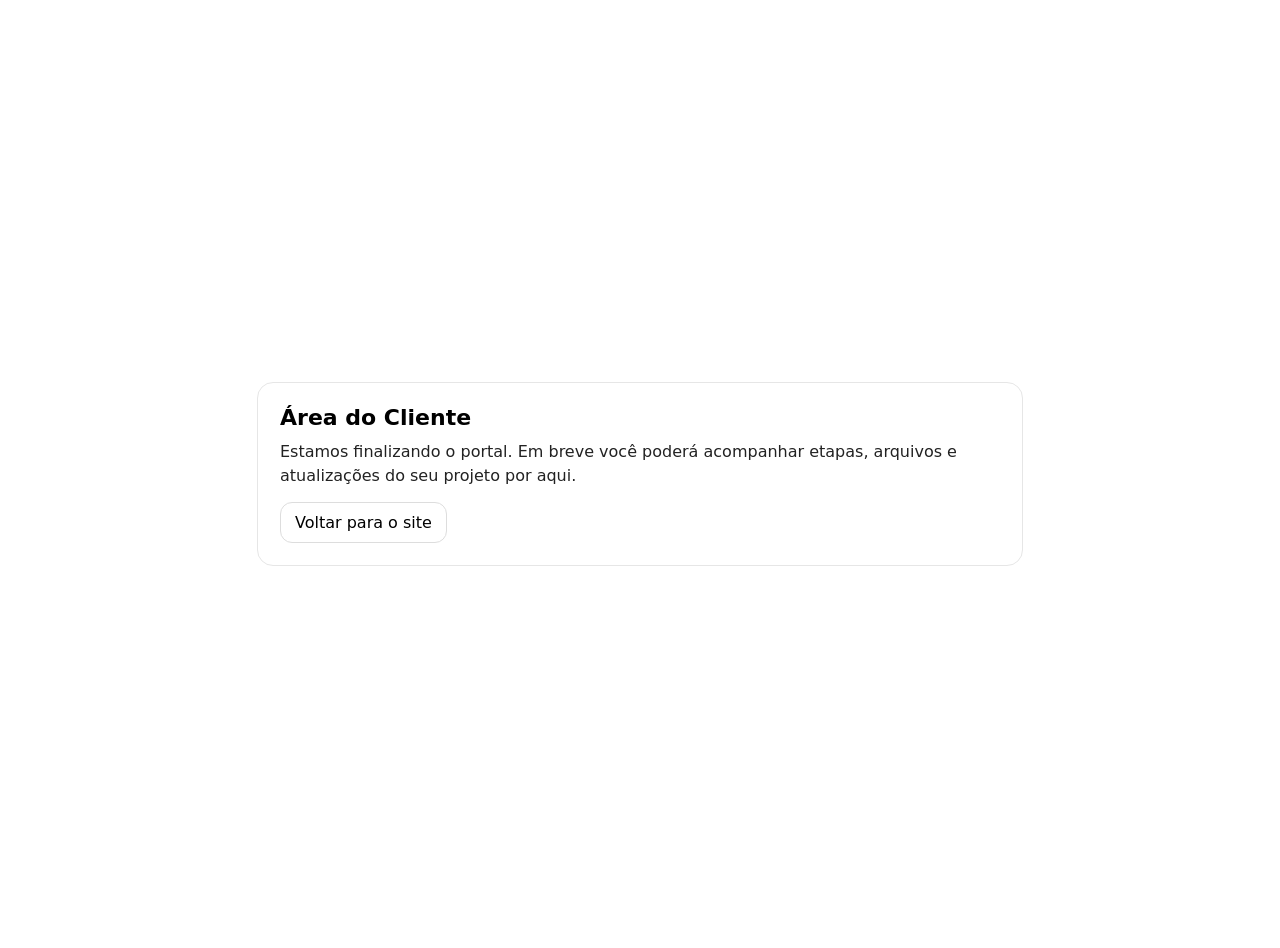
<file: area-do-cliente.html>
<!doctype html>
<html lang="pt-BR">
<head>
  <meta charset="utf-8" />
  <meta name="viewport" content="width=device-width, initial-scale=1" />
  <title>Área do Cliente | DOPPIO Arquitetura</title>
  <meta name="robots" content="noindex, nofollow" />
  <style>
    body { margin: 0; font-family: system-ui, -apple-system, Segoe UI, Roboto, Arial, sans-serif; }
    .wrap { min-height: 100vh; display: flex; align-items: center; justify-content: center; padding: 24px; }
    .card { max-width: 720px; width: 100%; border: 1px solid #e6e6e6; border-radius: 16px; padding: 22px; }
    h1 { margin: 0 0 10px; font-size: 22px; }
    p { margin: 0 0 14px; line-height: 1.5; color: #222; }
    a { color: inherit; }
    .actions { display: flex; gap: 12px; flex-wrap: wrap; margin-top: 14px; }
    .btn { display: inline-block; padding: 10px 14px; border-radius: 12px; border: 1px solid #ddd; text-decoration: none; }
  </style>
</head>
<body>
  <div class="wrap">
    <div class="card">
      <h1>Área do Cliente</h1>
      <p>Estamos finalizando o portal. Em breve você poderá acompanhar etapas, arquivos e atualizações do seu projeto por aqui.</p>
      <div class="actions">
        <a class="btn" href="index.html">Voltar para o site</a>
      </div>
    </div>
  </div>
</body>
</html>
</file>
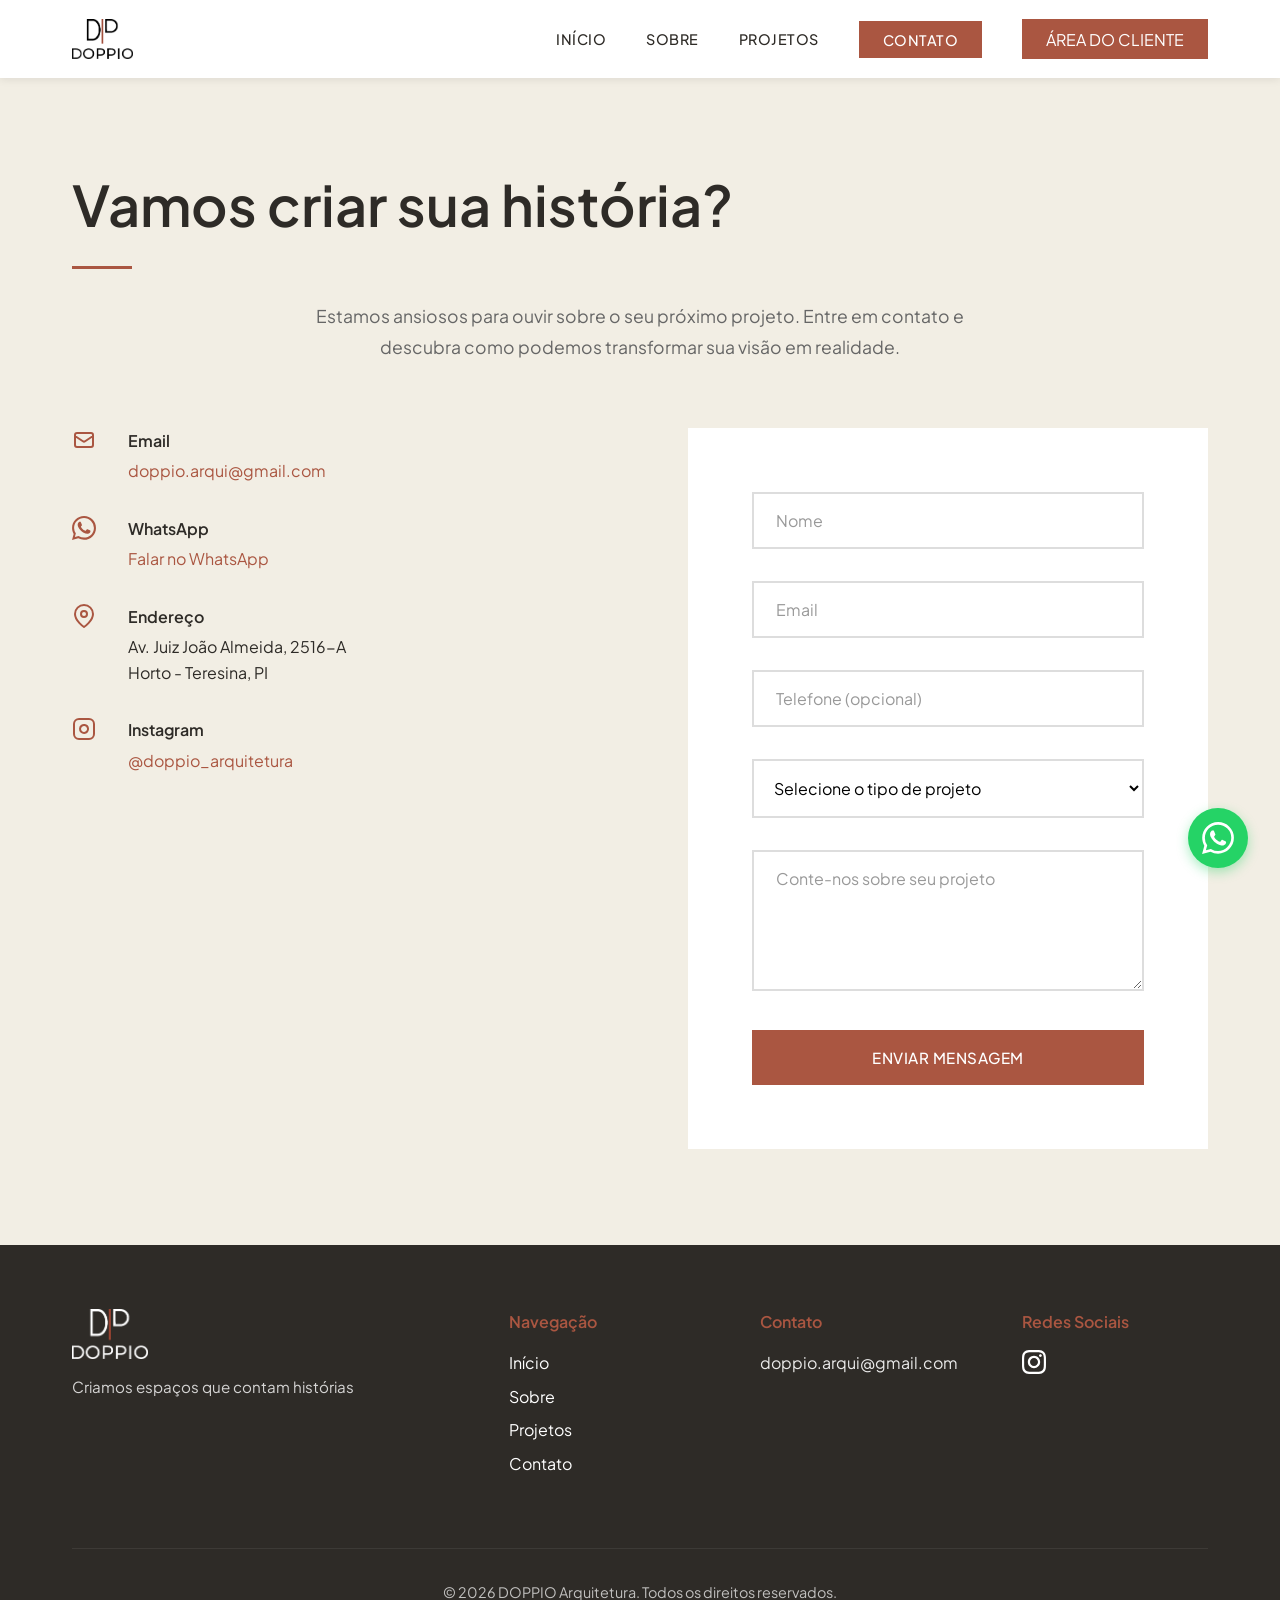
<file: contato.html>
<!DOCTYPE html>
<html lang="pt-BR">
<head>
    <meta charset="UTF-8">
    <meta name="viewport" content="width=device-width, initial-scale=1.0">
    <meta name="description" content="Fale com a DOPPIO Arquitetura e Interiores em Teresina-PI. Entre em contato por e-mail, WhatsApp ou envie sua mensagem.">
    <title>Contato | DOPPIO Arquitetura e Interiores</title>

    <!-- Google tag (gtag.js) -->
    <script async src="https://www.googletagmanager.com/gtag/js?id=G-LGVXM9ECZ8"></script>
    <script>
      window.dataLayer = window.dataLayer || [];
      function gtag(){dataLayer.push(arguments);}
      gtag('js', new Date());
      gtag('config', 'G-LGVXM9ECZ8');
    </script>

    <link rel="icon" type="image/png" href="public/images/logos/logo-preto.png">
    <link href="https://fonts.googleapis.com/css2?family=Montserrat:wght@300;400;500;600;700&family=Inter:wght@300;400;500;600&display=swap" rel="stylesheet">
    <link rel="stylesheet" href="styles/main.css">
    <link href="https://fonts.googleapis.com/css2?family=Plus+Jakarta+Sans:wght@300;400;500;600&display=swap" rel="stylesheet">
    <style>
    /* ===== FONT OVERRIDE (SOFTER / ELEGANT) ===== */
    body, h1, h2, h3, h4, h5, h6, p, a, button, input, textarea, select, span, li {
      font-family: 'Plus Jakarta Sans', -apple-system, BlinkMacSystemFont, 'Segoe UI', Roboto, Arial, sans-serif !important;
      -webkit-font-smoothing: antialiased;
      -moz-osx-font-smoothing: grayscale;
    }
    </style>

</head>
<body>
    <header class="header" id="header">
        <nav class="nav container">
            <a href="index.html" class="nav__logo">
                <img src="public/images/logos/logo-preto.png" alt="DOPPIO Arquitetura" class="nav__logo-img">
            </a>

            <div class="nav__menu" id="nav-menu">
                <ul class="nav__list">
                    <li class="nav__item"><a href="index.html" class="nav__link">Início</a></li>
                    <li class="nav__item"><a href="sobre.html" class="nav__link">Sobre</a></li>
                    <li class="nav__item"><a href="projetos.html" class="nav__link">Projetos</a></li>
                    <li class="nav__item"><a href="contato.html" class="nav__link--cta nav__link active">Contato</a></li>
                    <li class="nav__item"><a href="https://portal.doppioarq.com.br" target="_blank" rel="noopener" class="nav__link--cta">ÁREA DO CLIENTE</a></li>
                </ul>
            </div>

            <div class="nav__toggle" id="nav-toggle">
                <span></span>
                <span></span>
                <span></span>
            </div>
        </nav>
    </header>
    <div class="nav__overlay" id="nav-overlay"></div>

    <!-- CONTATO -->
    <section class="contact page-top" id="contato">
        <div class="container">
            <h1 class="section__title">Vamos criar sua história?</h1>
            <p class="contact__intro">
                Estamos ansiosos para ouvir sobre o seu próximo projeto. Entre em contato e descubra como podemos transformar sua visão em realidade.
            </p>

            <div class="contact__content">
                <div class="contact__info">
                    <div class="contact__item">
                        <svg width="24" height="24" viewBox="0 0 24 24" fill="none"><path d="M3 8l7.89 5.26a2 2 0 002.22 0L21 8M5 19h14a2 2 0 002-2V7a2 2 0 00-2-2H5a2 2 0 00-2 2v10a2 2 0 002 2z" stroke="currentColor" stroke-width="2"/></svg>
                        <div>
                            <h4>Email</h4>
                            <a href="mailto:doppio.arqui@gmail.com">doppio.arqui@gmail.com</a>
                        </div>
                    </div>

                    <div class="contact__item">
                        <div class="contact__icon" aria-hidden="true">
                            <svg width="24" height="24" viewBox="0 0 24 24" fill="none">
                <path d="M20.52 3.48A11.91 11.91 0 0 0 12.02 0C5.4 0 .06 5.34.06 11.93c0 2.1.55 4.16 1.6 5.98L0 24l6.27-1.64a11.93 11.93 0 0 0 5.74 1.46h.01c6.62 0 11.96-5.34 11.96-11.93 0-3.18-1.24-6.17-3.45-8.41ZM12.02 21.6h-.01a9.9 9.9 0 0 1-5.05-1.39l-.36-.21-3.72.98.99-3.63-.24-.37A9.88 9.88 0 0 1 2.1 11.93C2.1 6.44 6.55 2 12.02 2c2.64 0 5.12 1.03 6.99 2.88a9.86 9.86 0 0 1 2.9 7.05c0 5.49-4.45 9.67-9.89 9.67Zm5.74-7.38c-.31-.16-1.84-.91-2.13-1.01-.29-.11-.5-.16-.71.16-.21.31-.82 1.01-1 1.22-.18.21-.37.24-.68.08-.31-.16-1.31-.48-2.49-1.53-.92-.82-1.54-1.83-1.72-2.14-.18-.31-.02-.48.14-.64.14-.14.31-.37.47-.55.16-.18.21-.31.31-.52.1-.21.05-.39-.03-.55-.08-.16-.71-1.71-.98-2.34-.26-.62-.52-.54-.71-.55h-.61c-.21 0-.55.08-.84.39-.29.31-1.1 1.08-1.1 2.63 0 1.55 1.13 3.05 1.28 3.26.16.21 2.22 3.39 5.39 4.75.75.32 1.34.51 1.8.65.76.24 1.45.2 1.99.12.61-.09 1.84-.75 2.1-1.48.26-.73.26-1.36.18-1.48-.08-.12-.29-.2-.6-.36Z" fill="currentColor"/>
              </svg>
                        </div>
                        <div>
                            <h4>WhatsApp</h4>
                            <p><a href="https://wa.me/5586981252508?text=Ol%C3%A1!%20Gostaria%20de%20saber%20mais%20sobre%20os%20projetos%20da%20DOPPIO." target="_blank" rel="noopener">Falar no WhatsApp</a></p>
                        </div>
                    </div>

                    <div class="contact__item">
                        <svg width="24" height="24" viewBox="0 0 24 24" fill="none"><path d="M21 10c0 7-9 13-9 13s-9-6-9-13a9 9 0 0118 0z" stroke="currentColor" stroke-width="2"/><circle cx="12" cy="10" r="3" stroke="currentColor" stroke-width="2"/></svg>
                        <div>
                            <h4>Endereço</h4>
                            <p>Av. Juiz João Almeida, 2516-A<br>Horto - Teresina, PI</p>
                        </div>
                    </div>

                    <div class="contact__item">
                        <svg width="24" height="24" viewBox="0 0 24 24" fill="none"><rect x="2" y="2" width="20" height="20" rx="5" stroke="currentColor" stroke-width="2"/><path d="M16 11.37A4 4 0 1112.63 8 4 4 0 0116 11.37zM17.5 6.5h.01" stroke="currentColor" stroke-width="2"/></svg>
                        <div>
                            <h4>Instagram</h4>
                            <a href="https://instagram.com/doppio_arquitetura" target="_blank">@doppio_arquitetura</a>
                        </div>
                    </div>
                </div>

                <form action="https://formsubmit.co/doppio.arqui@gmail.com" class="contact__form" id="contact-form" method="POST">
                    <div class="form__group">
                        <input id="name" name="name" placeholder=" " required type="text">
                        <label for="name">Nome</label>
                    </div>
                    <div class="form__group">
                        <input id="email" name="email" placeholder=" " required type="email">
                        <label for="email">Email</label>
                    </div>
                    <div class="form__group">
                        <input id="phone" name="phone" placeholder=" " type="tel">
                        <label for="phone">Telefone (opcional)</label>
                    </div>
                    <div class="form__group">
                        <select id="project-type" name="project-type">
                            <option value="">Selecione o tipo de projeto</option>
                            <option value="residencial">Residencial</option>
                            <option value="comercial">Comercial</option>
                            <option value="reforma">Reforma</option>
                            <option value="outro">Outro</option>
                        </select>
                    </div>
                    <div class="form__group">
                        <textarea id="message" name="message" placeholder=" " required rows="5"></textarea>
                        <label for="message">Conte-nos sobre seu projeto</label>
                    </div>
                    <button class="btn btn--primary btn--full" type="submit">Enviar mensagem</button>
                    <input name="_captcha" type="hidden" value="false">
                    <input name="_next" type="hidden" value="https://doppioarq.com.br/contato.html">
                </form>
            </div>
        </div>
    </section>

    <!-- FOOTER -->
    <footer class="footer">
        <div class="container">
            <div class="footer__content">
                <div class="footer__logo">
                    <img src="public/images/logos/logo-branco.png" alt="DOPPIO Arquitetura">
                    <p>Criamos espaços que contam histórias</p>
                </div>

                <div class="footer__links">
                    <h4>Navegação</h4>
                    <ul>
                        <li><a href="index.html">Início</a></li>
                        <li><a href="sobre.html">Sobre</a></li>
                        <li><a href="projetos.html">Projetos</a></li>
                        <li><a href="contato.html">Contato</a></li>
                    </ul>
                </div>

                <div class="footer__contact">
                    <h4>Contato</h4>
                    <p>doppio.arqui@gmail.com</p>
                </div>

                <div class="footer__social">
                    <h4>Redes Sociais</h4>
                    <a href="https://instagram.com/doppio_arquitetura" target="_blank">
                        <svg width="24" height="24" viewBox="0 0 24 24" fill="currentColor">
                            <path d="M12 2.163c3.204 0 3.584.012 4.85.07 3.252.148 4.771 1.691 4.919 4.919.058 1.265.069 1.645.069 4.849 0 3.205-.012 3.584-.069 4.849-.149 3.225-1.664 4.771-4.919 4.919-1.266.058-1.644.07-4.85.07-3.204 0-3.584-.012-4.849-.07-3.26-.149-4.771-1.699-4.919-4.92-.058-1.265-.07-1.644-.07-4.849 0-3.204.013-3.583.07-4.849.149-3.227 1.664-4.771 4.919-4.919 1.266-.057 1.645-.069 4.849-.069zm0-2.163c-3.259 0-3.667.014-4.947.072-4.358.2-6.78 2.618-6.98 6.98-.059 1.281-.073 1.689-.073 4.948 0 3.259.014 3.668.072 4.948.2 4.358 2.618 6.78 6.98 6.98 1.281.058 1.689.072 4.948.072 3.259 0 3.668-.014 4.948-.072 4.354-.2 6.782-2.618 6.979-6.98.059-1.28.073-1.689.073-4.948 0-3.259-.014-3.667-.072-4.947-.196-4.354-2.617-6.78-6.979-6.98-1.281-.059-1.69-.073-4.949-.073zm0 5.838c-3.403 0-6.162 2.759-6.162 6.162s2.759 6.163 6.162 6.163 6.162-2.759 6.162-6.163c0-3.403-2.759-6.162-6.162-6.162zm0 10.162c-2.209 0-4-1.79-4-4 0-2.209 1.791-4 4-4s4 1.791 4 4c0 2.21-1.791 4-4 4zm6.406-11.845c-.796 0-1.441.645-1.441 1.44s.645 1.44 1.441 1.44c.795 0 1.439-.645 1.439-1.44s-.644-1.44-1.439-1.44z"/>
                        </svg>
                    </a>
                </div>
            </div>

            <div class="footer__bottom">
                <p>&copy; 2026 DOPPIO Arquitetura. Todos os direitos reservados.</p>
            </div>
        </div>
    </footer>

    <!-- WhatsApp Button (desktop) -->
    <a href="https://wa.me/5586981252508?text=Ol%C3%A1!%20Gostaria%20de%20saber%20mais%20sobre%20os%20projetos%20da%20DOPPIO." target="_blank" class="whatsapp-button" aria-label="Falar no WhatsApp">
        <svg viewBox="0 0 24 24" xmlns="http://www.w3.org/2000/svg">
            <path d="M17.472 14.382c-.297-.149-1.758-.867-2.03-.967-.273-.099-.471-.148-.67.15-.197.297-.767.966-.94 1.164-.173.199-.347.223-.644.075-.297-.15-1.255-.463-2.39-1.475-.883-.788-1.48-1.761-1.653-2.059-.173-.297-.018-.458.13-.606.134-.133.298-.347.446-.52.149-.174.198-.298.298-.497.099-.198.05-.371-.025-.52-.075-.149-.669-1.612-.916-2.207-.242-.579-.487-.5-.669-.51-.173-.008-.371-.01-.57-.01-.198 0-.52.074-.792.372-.272.297-1.04 1.016-1.04 2.479 0 1.462 1.065 2.875 1.213 3.074.149.198 2.096 3.2 5.077 4.487.709.306 1.262.489 1.694.625.712.227 1.36.195 1.871.118.571-.085 1.758-.719 2.006-1.413.248-.694.248-1.289.173-1.413-.074-.124-.272-.198-.57-.347m-5.421 7.403h-.004a9.87 9.87 0 01-5.031-1.378l-.361-.214-3.741.982.998-3.648-.235-.374a9.86 9.86 0 01-1.51-5.26c.001-5.45 4.436-9.884 9.888-9.884 2.64 0 5.122 1.03 6.988 2.898a9.825 9.825 0 012.893 6.994c-.003 5.45-4.437 9.884-9.885 9.884m8.413-18.297A11.815 11.815 0 0012.05 0C5.495 0 .16 5.335.157 11.892c0 2.096.547 4.142 1.588 5.945L.057 24l6.305-1.654a11.882 11.882 0 005.683 1.448h.005c6.554 0 11.89-5.335 11.893-11.893a11.821 11.821 0 00-3.48-8.413Z"/>
        </svg>
    </a>

    <!-- BARRA DE NAVEGAÇÃO INFERIOR (somente celular) -->
    <nav class="mobile-tabbar" aria-label="Navegação rápida">
        <a class="tabbar__link" href="index.html">
            <svg width="20" height="20" viewBox="0 0 24 24" fill="none"><path d="M3 11l9-8 9 8M5 10v10h14V10" stroke="currentColor" stroke-width="2"/></svg>
            <span>Início</span>
        </a>
        <a class="tabbar__link" href="projetos.html">
            <svg width="20" height="20" viewBox="0 0 24 24" fill="none"><rect x="3" y="3" width="7" height="7" stroke="currentColor" stroke-width="2"/><rect x="14" y="3" width="7" height="7" stroke="currentColor" stroke-width="2"/><rect x="3" y="14" width="7" height="7" stroke="currentColor" stroke-width="2"/><rect x="14" y="14" width="7" height="7" stroke="currentColor" stroke-width="2"/></svg>
            <span>Projetos</span>
        </a>
        <a class="tabbar__link active" href="contato.html">
            <svg width="20" height="20" viewBox="0 0 24 24" fill="none"><rect x="3" y="4" width="18" height="16" stroke="currentColor" stroke-width="2"/><path d="M3 6l9 7 9-7" stroke="currentColor" stroke-width="2"/></svg>
            <span>Contato</span>
        </a>
        <a class="tabbar__link tabbar__link--whatsapp" href="https://wa.me/5586981252508?text=Ol%C3%A1!%20Gostaria%20de%20saber%20mais%20sobre%20os%20projetos%20da%20DOPPIO." target="_blank">
            <svg width="20" height="20" viewBox="0 0 24 24" fill="currentColor"><path d="M12.04 2C6.58 2 2.13 6.45 2.13 11.91c0 1.75.46 3.45 1.32 4.95L2.05 22l5.25-1.38c1.44.79 3.06 1.2 4.72 1.2h.02c5.46 0 9.91-4.45 9.91-9.91C21.95 6.45 17.5 2 12.04 2zm5.79 14.13c-.24.68-1.42 1.3-1.96 1.36-.5.06-1.02.25-3.4-.71-2.86-1.16-4.7-4.08-4.85-4.27-.14-.19-1.17-1.55-1.17-2.96s.73-2.1 1-2.39c.26-.28.57-.35.76-.35.19 0 .38 0 .55.01.18.01.41-.07.64.49.24.56.8 1.95.87 2.09.07.14.12.31.02.5-.09.19-.14.3-.28.46-.14.16-.3.36-.42.48-.14.14-.29.29-.13.57.16.28.72 1.19 1.55 1.92 1.06.94 1.95 1.23 2.23 1.37.28.13.44.11.6-.07.16-.18.67-.78.85-1.05.18-.27.35-.22.6-.13.24.09 1.55.73 1.81.86.26.13.44.2.5.31.07.11.07.64-.17 1.31z"/></svg>
            <span>WhatsApp</span>
        </a>
    </nav>

    <script src="scripts/main.js"></script>
</body>
</html>
</file>
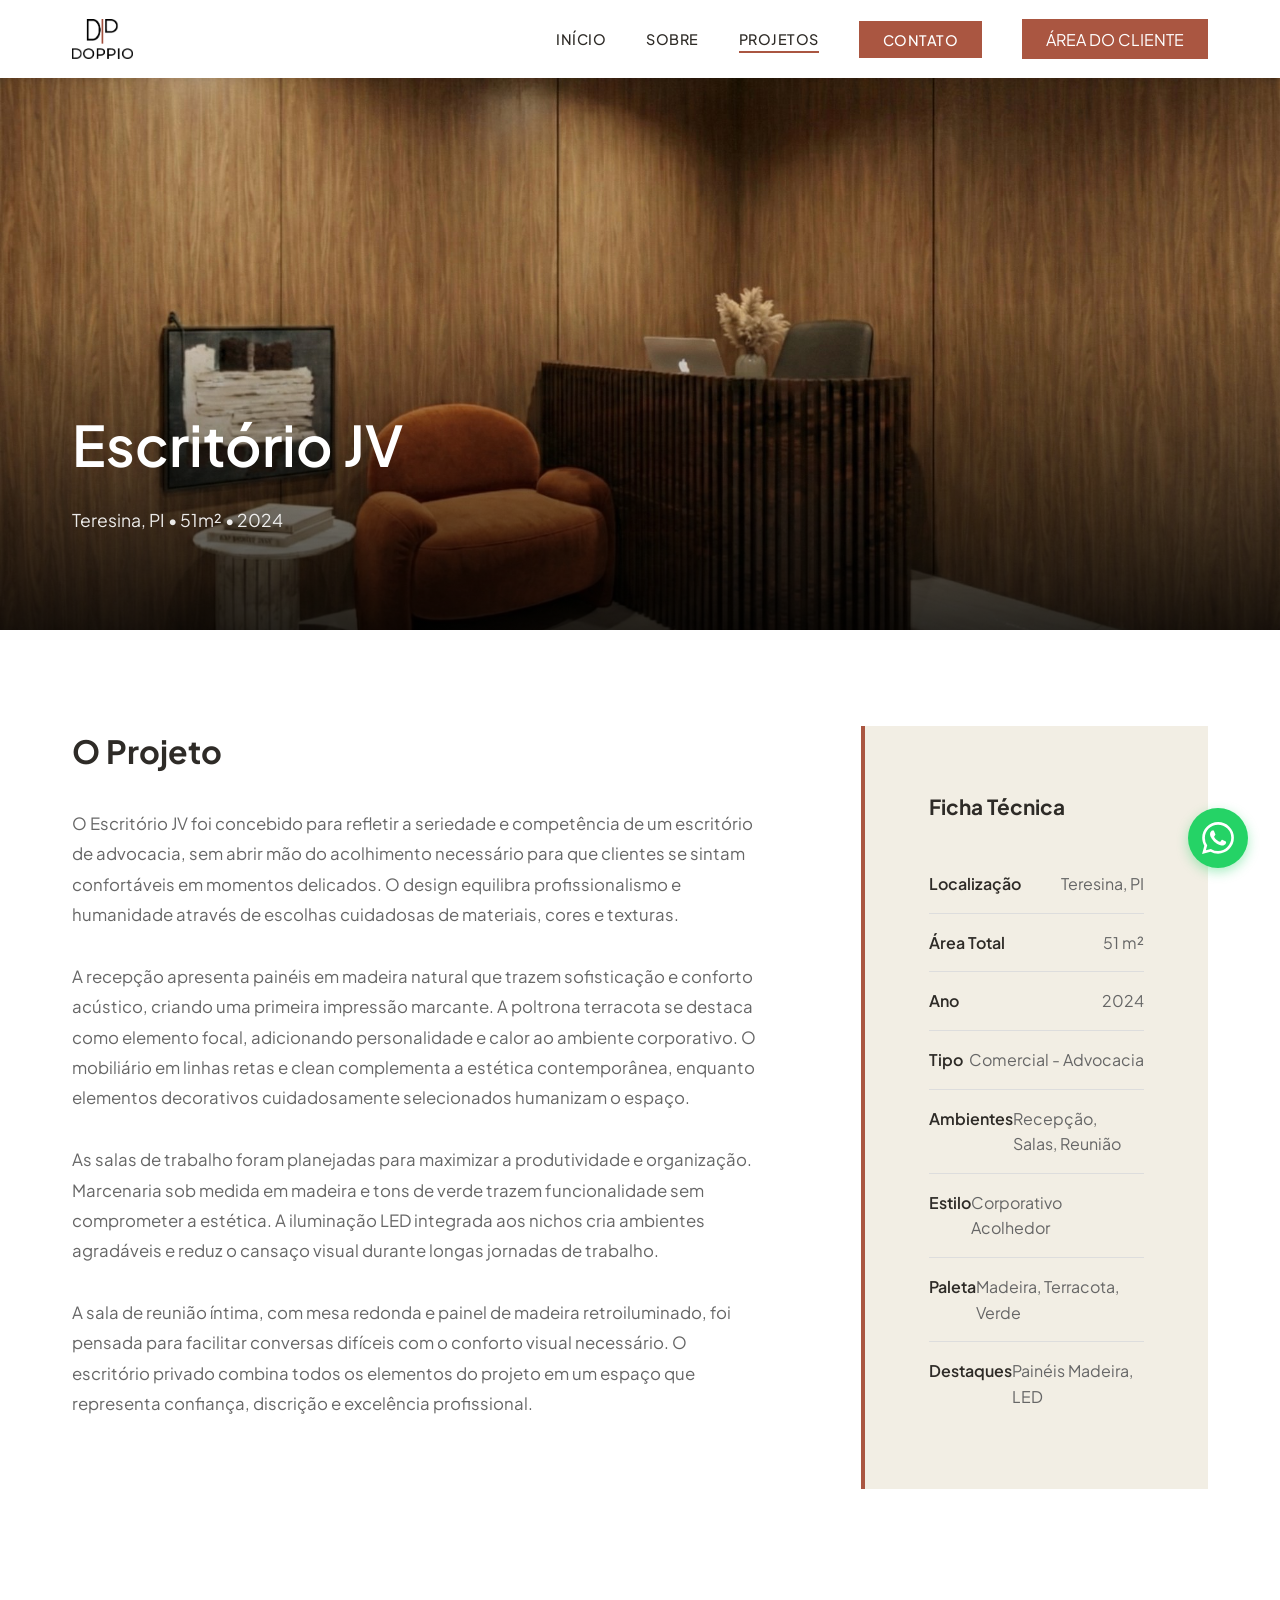
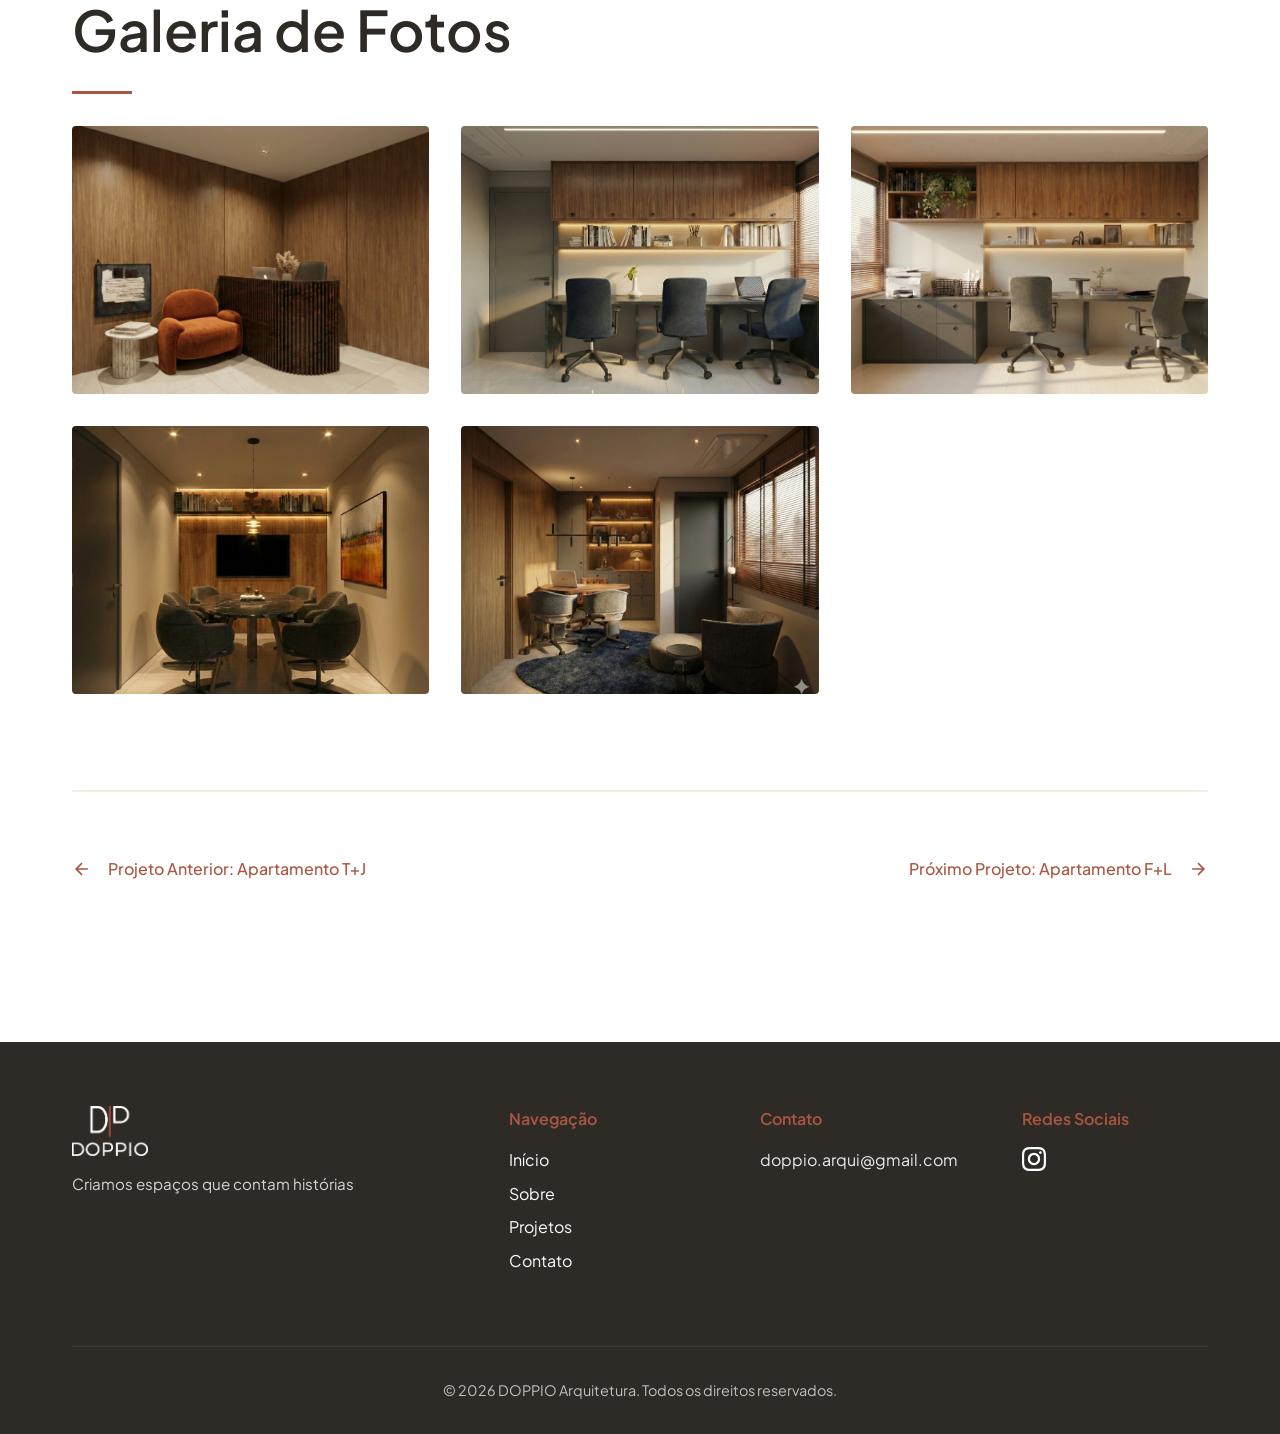
<file: escritorio-jv.html>
<!DOCTYPE html>
<html lang="pt-BR">
<head>
    <meta charset="UTF-8">
    <meta name="viewport" content="width=device-width, initial-scale=1.0">
    <meta name="description" content="Escritório JV - 51m² de advocacia que equilibra profissionalismo e acolhimento. DOPPIO Arquitetura, Teresina-PI.">
    <title>Escritório JV | DOPPIO Arquitetura</title>
    
    <!-- Google tag (gtag.js) -->
    <script async src="https://www.googletagmanager.com/gtag/js?id=G-LGVXM9ECZ8"></script>
    <script>
      window.dataLayer = window.dataLayer || [];
      function gtag(){dataLayer.push(arguments);}
      gtag('js', new Date());
      gtag('config', 'G-LGVXM9ECZ8');
    </script>
    
    <link rel="icon" type="image/png" href="public/images/logos/logo-preto.png">
    <link href="https://fonts.googleapis.com/css2?family=Montserrat:wght@300;400;500;600;700&family=Inter:wght@300;400;500;600&display=swap" rel="stylesheet">
    <link rel="stylesheet" href="styles/main.css">
    <link href="https://fonts.googleapis.com/css2?family=Plus+Jakarta+Sans:wght@300;400;500;600&display=swap" rel="stylesheet">
    <style>
    /* ===== FONT OVERRIDE (SOFTER / ELEGANT) ===== */
    body, h1, h2, h3, h4, h5, h6, p, a, button, input, textarea, select, span, li {
      font-family: 'Plus Jakarta Sans', -apple-system, BlinkMacSystemFont, 'Segoe UI', Roboto, Arial, sans-serif !important;
      -webkit-font-smoothing: antialiased;
      -moz-osx-font-smoothing: grayscale;
    }
    </style>
    
    <style>
        .project-hero {
            height: 70vh;
            min-height: 500px;
            position: relative;
            overflow: hidden;
        }
        
        .project-hero__image {
            width: 100%;
            height: 100%;
            object-fit: cover;
        }
        
        .project-hero__overlay {
            position: absolute;
            bottom: 0;
            left: 0;
            right: 0;
            background: linear-gradient(to top, rgba(0,0,0,0.8), transparent);
            padding: var(--spacing-xl) var(--spacing-md);
            color: white;
        }
        
        .project-hero__title {
            font-family: var(--font-display);
            font-size: clamp(2rem, 5vw, 3.5rem);
            font-weight: 600;
            margin-bottom: var(--spacing-sm);
        }
        
        .project-hero__meta {
            font-size: 1.1rem;
            opacity: 0.9;
        }
        
        .project-content {
            padding: var(--spacing-xl) 0;
        }
        
        .project-info {
            display: grid;
            grid-template-columns: 2fr 1fr;
            gap: var(--spacing-xl);
            margin-bottom: var(--spacing-xl);
        }
        
        .project-description h2 {
            font-family: var(--font-display);
            font-size: 2rem;
            margin-bottom: var(--spacing-md);
            color: var(--color-black);
        }
        
        .project-description p {
            line-height: 1.8;
            color: #666;
            margin-bottom: var(--spacing-md);
            font-size: 1.05rem;
        }
        
        .project-specs {
            background: var(--color-beige);
            padding: var(--spacing-lg);
            border-left: 4px solid var(--color-terracota);
        }
        
        .project-specs h3 {
            font-family: var(--font-display);
            font-size: 1.3rem;
            margin-bottom: var(--spacing-md);
            color: var(--color-black);
        }
        
        .spec-item {
            display: flex;
            justify-content: space-between;
            padding: var(--spacing-sm) 0;
            border-bottom: 1px solid #ddd;
        }
        
        .spec-item:last-child {
            border-bottom: none;
        }
        
        .spec-label {
            font-weight: 600;
            color: var(--color-black);
        }
        
        .spec-value {
            color: #666;
        }
        
        .project-gallery {
            display: grid;
            grid-template-columns: repeat(auto-fit, minmax(350px, 1fr));
            gap: var(--spacing-md);
            margin-bottom: var(--spacing-xl);
        }
        
        .gallery-item {
            position: relative;
            aspect-ratio: 4/3;
            overflow: hidden;
            cursor: pointer;
            border-radius: 4px;
        }
        
        .gallery-item img {
            width: 100%;
            height: 100%;
            object-fit: cover;
            transition: var(--transition-slow);
        }
        
        .gallery-item:hover img {
            transform: scale(1.05);
        }
        
        .gallery-caption {
            position: absolute;
            bottom: 0;
            left: 0;
            right: 0;
            background: linear-gradient(to top, rgba(0,0,0,0.7), transparent);
            color: white;
            padding: var(--spacing-md);
            opacity: 0;
            transition: var(--transition-smooth);
        }
        
        .gallery-item:hover .gallery-caption {
            opacity: 1;
        }
        
        .project-nav {
            display: flex;
            justify-content: space-between;
            align-items: center;
            padding: var(--spacing-lg) 0;
            border-top: 2px solid var(--color-beige);
            margin-top: var(--spacing-xl);
        }
        
        .project-nav__link {
            display: inline-flex;
            align-items: center;
            gap: var(--spacing-sm);
            font-family: var(--font-display);
            font-weight: 500;
            color: var(--color-terracota);
            transition: var(--transition-fast);
        }
        
        .project-nav__link:hover {
            gap: var(--spacing-md);
        }
        
        @media (max-width: 768px) {
            .project-info {
                grid-template-columns: 1fr;
            }
            
            .project-gallery {
                grid-template-columns: 1fr;
            }
            
            .project-nav {
                flex-direction: column;
                gap: var(--spacing-md);
            }
        }
    </style>
</head>
<body>
    <header class="header" id="header">
        <nav class="nav container">
            <a href="index.html" class="nav__logo">
                <img src="public/images/logos/logo-preto.png" alt="DOPPIO Arquitetura" class="nav__logo-img">
            </a>

            <div class="nav__menu" id="nav-menu">
                <ul class="nav__list">
                    <li class="nav__item"><a href="index.html" class="nav__link">Início</a></li>
                    <li class="nav__item"><a href="sobre.html" class="nav__link">Sobre</a></li>
                    <li class="nav__item"><a href="projetos.html" class="nav__link active">Projetos</a></li>
                    <li class="nav__item"><a href="contato.html" class="nav__link--cta nav__link">Contato</a></li>
                    <li class="nav__item"><a href="https://portal.doppioarq.com.br" target="_blank" rel="noopener" class="nav__link--cta">ÁREA DO CLIENTE</a></li>
                </ul>
            </div>

            <div class="nav__toggle" id="nav-toggle">
                <span></span>
                <span></span>
                <span></span>
            </div>
        </nav>
    </header>
    <div class="nav__overlay" id="nav-overlay"></div>

    <section class="project-hero">
        <img src="public/images/projetos/escritorio-jv/01-capa.png" alt="Escritório JV - Recepção" class="project-hero__image">
        <div class="project-hero__overlay">
            <div class="container">
                <h1 class="project-hero__title">Escritório JV</h1>
                <p class="project-hero__meta">Teresina, PI • 51m² • 2024</p>
            </div>
        </div>
    </section>

    <section class="project-content">
        <div class="container">
            <div class="project-info">
                <div class="project-description">
                    <h2>O Projeto</h2>
                    <p>
                        O Escritório JV foi concebido para refletir a seriedade e competência de um escritório de advocacia, sem abrir mão do acolhimento necessário para que clientes se sintam confortáveis em momentos delicados. O design equilibra profissionalismo e humanidade através de escolhas cuidadosas de materiais, cores e texturas.
                    </p>
                    <p>
                        A recepção apresenta painéis em madeira natural que trazem sofisticação e conforto acústico, criando uma primeira impressão marcante. A poltrona terracota se destaca como elemento focal, adicionando personalidade e calor ao ambiente corporativo. O mobiliário em linhas retas e clean complementa a estética contemporânea, enquanto elementos decorativos cuidadosamente selecionados humanizam o espaço.
                    </p>
                    <p>
                        As salas de trabalho foram planejadas para maximizar a produtividade e organização. Marcenaria sob medida em madeira e tons de verde trazem funcionalidade sem comprometer a estética. A iluminação LED integrada aos nichos cria ambientes agradáveis e reduz o cansaço visual durante longas jornadas de trabalho.
                    </p>
                    <p>
                        A sala de reunião íntima, com mesa redonda e painel de madeira retroiluminado, foi pensada para facilitar conversas difíceis com o conforto visual necessário. O escritório privado combina todos os elementos do projeto em um espaço que representa confiança, discrição e excelência profissional.
                    </p>
                </div>
                
                <div class="project-specs">
                    <h3>Ficha Técnica</h3>
                    <div class="spec-item">
                        <span class="spec-label">Localização</span>
                        <span class="spec-value">Teresina, PI</span>
                    </div>
                    <div class="spec-item">
                        <span class="spec-label">Área Total</span>
                        <span class="spec-value">51 m²</span>
                    </div>
                    <div class="spec-item">
                        <span class="spec-label">Ano</span>
                        <span class="spec-value">2024</span>
                    </div>
                    <div class="spec-item">
                        <span class="spec-label">Tipo</span>
                        <span class="spec-value">Comercial - Advocacia</span>
                    </div>
                    <div class="spec-item">
                        <span class="spec-label">Ambientes</span>
                        <span class="spec-value">Recepção, Salas, Reunião</span>
                    </div>
                    <div class="spec-item">
                        <span class="spec-label">Estilo</span>
                        <span class="spec-value">Corporativo Acolhedor</span>
                    </div>
                    <div class="spec-item">
                        <span class="spec-label">Paleta</span>
                        <span class="spec-value">Madeira, Terracota, Verde</span>
                    </div>
                    <div class="spec-item">
                        <span class="spec-label">Destaques</span>
                        <span class="spec-value">Painéis Madeira, LED</span>
                    </div>
                </div>
            </div>

            <h2 class="section__title">Galeria de Fotos</h2>
            <div class="project-gallery">
                <div class="gallery-item">
                    <img src="public/images/projetos/escritorio-jv/01-capa.png" alt="Recepção com poltrona terracota">
                    <div class="gallery-caption">Recepção com poltrona terracota</div>
                </div>
                <div class="gallery-item">
                    <img src="public/images/projetos/escritorio-jv/02-sala-trabalho.png" alt="Sala de trabalho com marcenaria">
                    <div class="gallery-caption">Sala de trabalho com marcenaria</div>
                </div>
                <div class="gallery-item">
                    <img src="public/images/projetos/escritorio-jv/03-estacao-trabalho.png" alt="Estação de trabalho verde">
                    <div class="gallery-caption">Estação de trabalho verde</div>
                </div>
                <div class="gallery-item">
                    <img src="public/images/projetos/escritorio-jv/04-sala-reuniao.png" alt="Sala de reunião íntima">
                    <div class="gallery-caption">Sala de reunião íntima</div>
                </div>
                <div class="gallery-item">
                    <img src="public/images/projetos/escritorio-jv/05-escritorio-privado.png" alt="Escritório privado">
                    <div class="gallery-caption">Escritório privado</div>
                </div>
            </div>

            <nav class="project-nav">
                <a href="apartamento-tj.html" class="project-nav__link">
                    <svg width="20" height="20" viewBox="0 0 24 24" fill="none" stroke="currentColor" stroke-width="2">
                        <path d="M19 12H5M12 19l-7-7 7-7"/>
                    </svg>
                    Projeto Anterior: Apartamento T+J
                </a>
                
                <a href="apartamento-fl.html" class="project-nav__link">
                    Próximo Projeto: Apartamento F+L
                    <svg width="20" height="20" viewBox="0 0 24 24" fill="none" stroke="currentColor" stroke-width="2">
                        <path d="M5 12h14M12 5l7 7-7 7"/>
                    </svg>
                </a>
            </nav>
        </div>
    </section>

    <!-- FOOTER -->
    <footer class="footer">
        <div class="container">
            <div class="footer__content">
                <div class="footer__logo">
                    <img src="public/images/logos/logo-branco.png" alt="DOPPIO Arquitetura">
                    <p>Criamos espaços que contam histórias</p>
                </div>

                <div class="footer__links">
                    <h4>Navegação</h4>
                    <ul>
                        <li><a href="index.html">Início</a></li>
                        <li><a href="sobre.html">Sobre</a></li>
                        <li><a href="projetos.html">Projetos</a></li>
                        <li><a href="contato.html">Contato</a></li>
                    </ul>
                </div>

                <div class="footer__contact">
                    <h4>Contato</h4>
                    <p>doppio.arqui@gmail.com</p>
                </div>

                <div class="footer__social">
                    <h4>Redes Sociais</h4>
                    <a href="https://instagram.com/doppio_arquitetura" target="_blank">
                        <svg width="24" height="24" viewBox="0 0 24 24" fill="currentColor">
                            <path d="M12 2.163c3.204 0 3.584.012 4.85.07 3.252.148 4.771 1.691 4.919 4.919.058 1.265.069 1.645.069 4.849 0 3.205-.012 3.584-.069 4.849-.149 3.225-1.664 4.771-4.919 4.919-1.266.058-1.644.07-4.85.07-3.204 0-3.584-.012-4.849-.07-3.26-.149-4.771-1.699-4.919-4.92-.058-1.265-.07-1.644-.07-4.849 0-3.204.013-3.583.07-4.849.149-3.227 1.664-4.771 4.919-4.919 1.266-.057 1.645-.069 4.849-.069zm0-2.163c-3.259 0-3.667.014-4.947.072-4.358.2-6.78 2.618-6.98 6.98-.059 1.281-.073 1.689-.073 4.948 0 3.259.014 3.668.072 4.948.2 4.358 2.618 6.78 6.98 6.98 1.281.058 1.689.072 4.948.072 3.259 0 3.668-.014 4.948-.072 4.354-.2 6.782-2.618 6.979-6.98.059-1.28.073-1.689.073-4.948 0-3.259-.014-3.667-.072-4.947-.196-4.354-2.617-6.78-6.979-6.98-1.281-.059-1.69-.073-4.949-.073zm0 5.838c-3.403 0-6.162 2.759-6.162 6.162s2.759 6.163 6.162 6.163 6.162-2.759 6.162-6.163c0-3.403-2.759-6.162-6.162-6.162zm0 10.162c-2.209 0-4-1.79-4-4 0-2.209 1.791-4 4-4s4 1.791 4 4c0 2.21-1.791 4-4 4zm6.406-11.845c-.796 0-1.441.645-1.441 1.44s.645 1.44 1.441 1.44c.795 0 1.439-.645 1.439-1.44s-.644-1.44-1.439-1.44z"/>
                        </svg>
                    </a>
                </div>
            </div>

            <div class="footer__bottom">
                <p>&copy; 2026 DOPPIO Arquitetura. Todos os direitos reservados.</p>
            </div>
        </div>
    </footer>

    <!-- WhatsApp Button (desktop) -->
    <a href="https://wa.me/5586981252508?text=Ol%C3%A1!%20Gostaria%20de%20saber%20mais%20sobre%20os%20projetos%20da%20DOPPIO." target="_blank" class="whatsapp-button" aria-label="Falar no WhatsApp">
        <svg viewBox="0 0 24 24" xmlns="http://www.w3.org/2000/svg">
            <path d="M17.472 14.382c-.297-.149-1.758-.867-2.03-.967-.273-.099-.471-.148-.67.15-.197.297-.767.966-.94 1.164-.173.199-.347.223-.644.075-.297-.15-1.255-.463-2.39-1.475-.883-.788-1.48-1.761-1.653-2.059-.173-.297-.018-.458.13-.606.134-.133.298-.347.446-.52.149-.174.198-.298.298-.497.099-.198.05-.371-.025-.52-.075-.149-.669-1.612-.916-2.207-.242-.579-.487-.5-.669-.51-.173-.008-.371-.01-.57-.01-.198 0-.52.074-.792.372-.272.297-1.04 1.016-1.04 2.479 0 1.462 1.065 2.875 1.213 3.074.149.198 2.096 3.2 5.077 4.487.709.306 1.262.489 1.694.625.712.227 1.36.195 1.871.118.571-.085 1.758-.719 2.006-1.413.248-.694.248-1.289.173-1.413-.074-.124-.272-.198-.57-.347m-5.421 7.403h-.004a9.87 9.87 0 01-5.031-1.378l-.361-.214-3.741.982.998-3.648-.235-.374a9.86 9.86 0 01-1.51-5.26c.001-5.45 4.436-9.884 9.888-9.884 2.64 0 5.122 1.03 6.988 2.898a9.825 9.825 0 012.893 6.994c-.003 5.45-4.437 9.884-9.885 9.884m8.413-18.297A11.815 11.815 0 0012.05 0C5.495 0 .16 5.335.157 11.892c0 2.096.547 4.142 1.588 5.945L.057 24l6.305-1.654a11.882 11.882 0 005.683 1.448h.005c6.554 0 11.89-5.335 11.893-11.893a11.821 11.821 0 00-3.48-8.413Z"/>
        </svg>
    </a>

    <!-- BARRA DE NAVEGAÇÃO INFERIOR (somente celular) -->
    <nav class="mobile-tabbar" aria-label="Navegação rápida">
        <a class="tabbar__link" href="index.html">
            <svg width="20" height="20" viewBox="0 0 24 24" fill="none"><path d="M3 11l9-8 9 8M5 10v10h14V10" stroke="currentColor" stroke-width="2"/></svg>
            <span>Início</span>
        </a>
        <a class="tabbar__link active" href="projetos.html">
            <svg width="20" height="20" viewBox="0 0 24 24" fill="none"><rect x="3" y="3" width="7" height="7" stroke="currentColor" stroke-width="2"/><rect x="14" y="3" width="7" height="7" stroke="currentColor" stroke-width="2"/><rect x="3" y="14" width="7" height="7" stroke="currentColor" stroke-width="2"/><rect x="14" y="14" width="7" height="7" stroke="currentColor" stroke-width="2"/></svg>
            <span>Projetos</span>
        </a>
        <a class="tabbar__link" href="contato.html">
            <svg width="20" height="20" viewBox="0 0 24 24" fill="none"><rect x="3" y="4" width="18" height="16" stroke="currentColor" stroke-width="2"/><path d="M3 6l9 7 9-7" stroke="currentColor" stroke-width="2"/></svg>
            <span>Contato</span>
        </a>
        <a class="tabbar__link tabbar__link--whatsapp" href="https://wa.me/5586981252508?text=Ol%C3%A1!%20Gostaria%20de%20saber%20mais%20sobre%20os%20projetos%20da%20DOPPIO." target="_blank">
            <svg width="20" height="20" viewBox="0 0 24 24" fill="currentColor"><path d="M12.04 2C6.58 2 2.13 6.45 2.13 11.91c0 1.75.46 3.45 1.32 4.95L2.05 22l5.25-1.38c1.44.79 3.06 1.2 4.72 1.2h.02c5.46 0 9.91-4.45 9.91-9.91C21.95 6.45 17.5 2 12.04 2zm5.79 14.13c-.24.68-1.42 1.3-1.96 1.36-.5.06-1.02.25-3.4-.71-2.86-1.16-4.7-4.08-4.85-4.27-.14-.19-1.17-1.55-1.17-2.96s.73-2.1 1-2.39c.26-.28.57-.35.76-.35.19 0 .38 0 .55.01.18.01.41-.07.64.49.24.56.8 1.95.87 2.09.07.14.12.31.02.5-.09.19-.14.3-.28.46-.14.16-.3.36-.42.48-.14.14-.29.29-.13.57.16.28.72 1.19 1.55 1.92 1.06.94 1.95 1.23 2.23 1.37.28.13.44.11.6-.07.16-.18.67-.78.85-1.05.18-.27.35-.22.6-.13.24.09 1.55.73 1.81.86.26.13.44.2.5.31.07.11.07.64-.17 1.31z"/></svg>
            <span>WhatsApp</span>
        </a>
    </nav>

    <script src="scripts/main.js"></script>
</body>
</html>
</file>
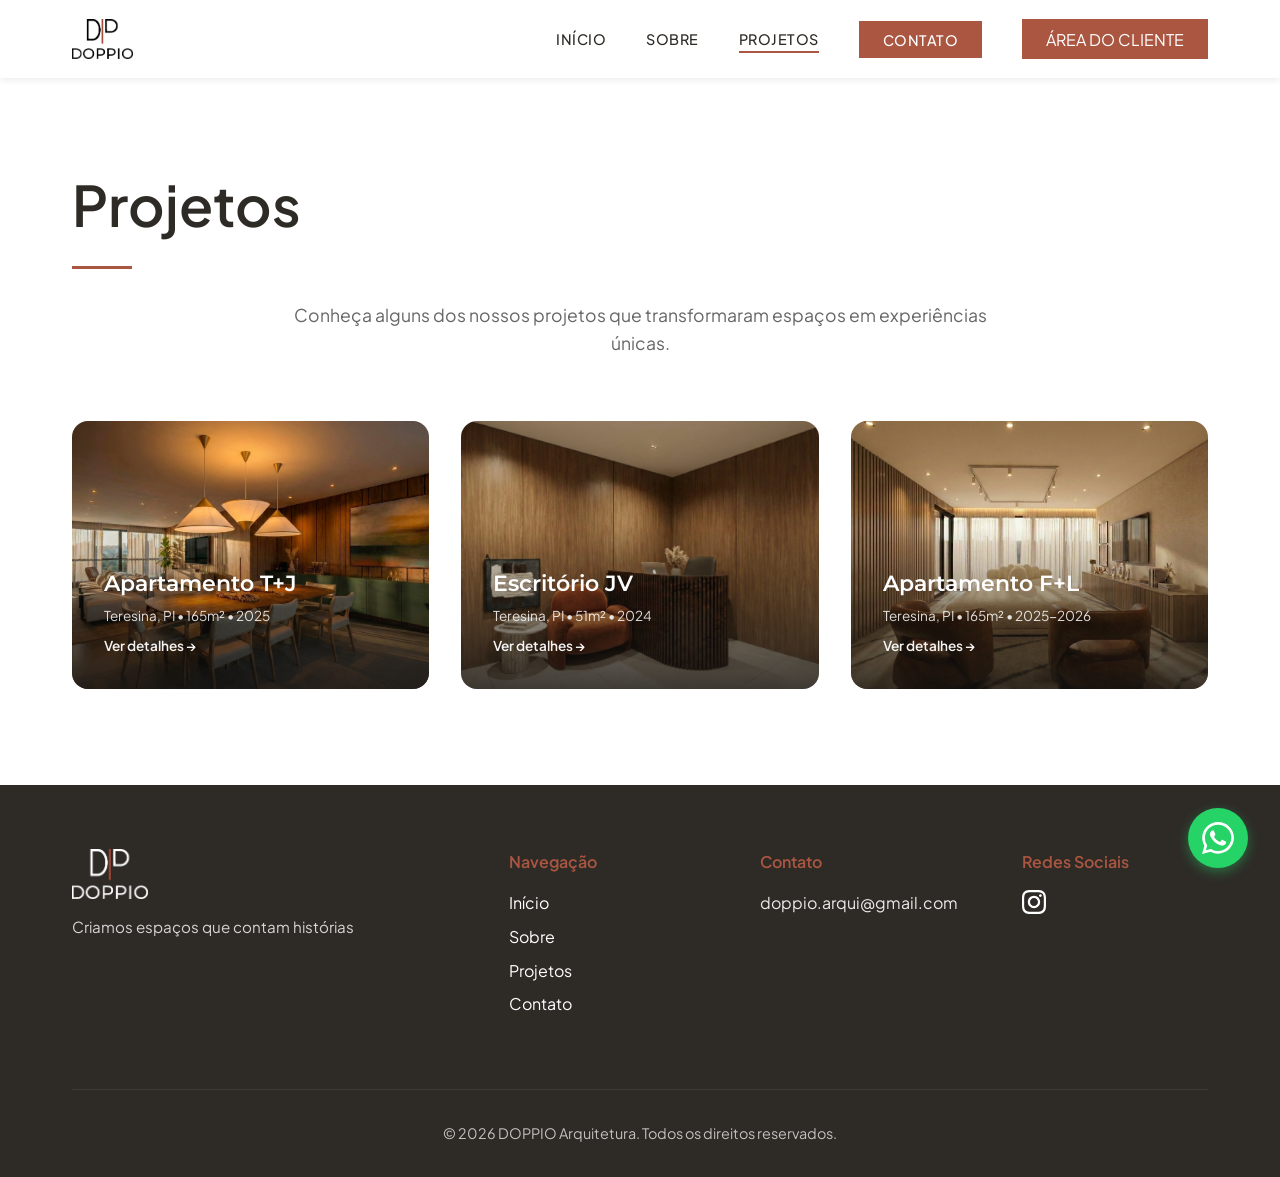
<file: projetos.html>
<!DOCTYPE html>
<html lang="pt-BR">
<head>
    <meta charset="UTF-8">
    <meta name="viewport" content="width=device-width, initial-scale=1.0">
    <meta name="description" content="Conheça os projetos residenciais e comerciais assinados pela DOPPIO Arquitetura e Interiores em Teresina-PI.">
    <title>Projetos | DOPPIO Arquitetura e Interiores</title>

    <!-- Google tag (gtag.js) -->
    <script async src="https://www.googletagmanager.com/gtag/js?id=G-LGVXM9ECZ8"></script>
    <script>
      window.dataLayer = window.dataLayer || [];
      function gtag(){dataLayer.push(arguments);}
      gtag('js', new Date());
      gtag('config', 'G-LGVXM9ECZ8');
    </script>

    <link rel="icon" type="image/png" href="public/images/logos/logo-preto.png">
    <link href="https://fonts.googleapis.com/css2?family=Montserrat:wght@300;400;500;600;700&family=Inter:wght@300;400;500;600&display=swap" rel="stylesheet">
    <link rel="stylesheet" href="styles/main.css">
    <link href="https://fonts.googleapis.com/css2?family=Plus+Jakarta+Sans:wght@300;400;500;600&display=swap" rel="stylesheet">
    <style>
    /* ===== FONT OVERRIDE (SOFTER / ELEGANT) ===== */
    body, h1, h2, h3, h4, h5, h6, p, a, button, input, textarea, select, span, li {
      font-family: 'Plus Jakarta Sans', -apple-system, BlinkMacSystemFont, 'Segoe UI', Roboto, Arial, sans-serif !important;
      -webkit-font-smoothing: antialiased;
      -moz-osx-font-smoothing: grayscale;
    }
    </style>

</head>
<body>
    <header class="header" id="header">
        <nav class="nav container">
            <a href="index.html" class="nav__logo">
                <img src="public/images/logos/logo-preto.png" alt="DOPPIO Arquitetura" class="nav__logo-img">
            </a>

            <div class="nav__menu" id="nav-menu">
                <ul class="nav__list">
                    <li class="nav__item"><a href="index.html" class="nav__link">Início</a></li>
                    <li class="nav__item"><a href="sobre.html" class="nav__link">Sobre</a></li>
                    <li class="nav__item"><a href="projetos.html" class="nav__link active">Projetos</a></li>
                    <li class="nav__item"><a href="contato.html" class="nav__link--cta nav__link">Contato</a></li>
                    <li class="nav__item"><a href="https://portal.doppioarq.com.br" target="_blank" rel="noopener" class="nav__link--cta">ÁREA DO CLIENTE</a></li>
                </ul>
            </div>

            <div class="nav__toggle" id="nav-toggle">
                <span></span>
                <span></span>
                <span></span>
            </div>
        </nav>
    </header>
    <div class="nav__overlay" id="nav-overlay"></div>

    <!-- PROJETOS -->
    <section class="portfolio page-top" id="portfolio">
        <div class="container">
            <h1 class="section__title">Projetos</h1>
            <p class="portfolio__intro">Conheça alguns dos nossos projetos que transformaram espaços em experiências únicas.</p>

            <div class="projects-grid">
                <a class="project-card" href="apartamento-tj.html">
                    <div class="project-card__media">
                        <img src="public/images/projetos/apartamento-tj/01-capa.png" alt="Apartamento T+J" loading="lazy" decoding="async">
                    </div>
                    <div class="project-card__overlay">
                        <div class="project-card__title">Apartamento T+J</div>
                        <div class="project-card__meta">Teresina, PI • 165m² • 2025</div>
                        <span class="project-card__link">Ver detalhes →</span>
                    </div>
                </a>
                <a class="project-card" href="escritorio-jv.html">
                    <div class="project-card__media">
                        <img src="public/images/projetos/escritorio-jv/01-capa.png" alt="Escritório JV" loading="lazy" decoding="async">
                    </div>
                    <div class="project-card__overlay">
                        <div class="project-card__title">Escritório JV</div>
                        <div class="project-card__meta">Teresina, PI • 51m² • 2024</div>
                        <span class="project-card__link">Ver detalhes →</span>
                    </div>
                </a>
                <a class="project-card" href="apartamento-fl.html">
                    <div class="project-card__media">
                        <img src="public/images/projetos/apartamento-fl/01-capa.png" alt="Apartamento F+L" loading="lazy" decoding="async">
                    </div>
                    <div class="project-card__overlay">
                        <div class="project-card__title">Apartamento F+L</div>
                        <div class="project-card__meta">Teresina, PI • 165m² • 2025-2026</div>
                        <span class="project-card__link">Ver detalhes →</span>
                    </div>
                </a>
            </div>
        </div>
    </section>

    <!-- FOOTER -->
    <footer class="footer">
        <div class="container">
            <div class="footer__content">
                <div class="footer__logo">
                    <img src="public/images/logos/logo-branco.png" alt="DOPPIO Arquitetura">
                    <p>Criamos espaços que contam histórias</p>
                </div>

                <div class="footer__links">
                    <h4>Navegação</h4>
                    <ul>
                        <li><a href="index.html">Início</a></li>
                        <li><a href="sobre.html">Sobre</a></li>
                        <li><a href="projetos.html">Projetos</a></li>
                        <li><a href="contato.html">Contato</a></li>
                    </ul>
                </div>

                <div class="footer__contact">
                    <h4>Contato</h4>
                    <p>doppio.arqui@gmail.com</p>
                </div>

                <div class="footer__social">
                    <h4>Redes Sociais</h4>
                    <a href="https://instagram.com/doppio_arquitetura" target="_blank">
                        <svg width="24" height="24" viewBox="0 0 24 24" fill="currentColor">
                            <path d="M12 2.163c3.204 0 3.584.012 4.85.07 3.252.148 4.771 1.691 4.919 4.919.058 1.265.069 1.645.069 4.849 0 3.205-.012 3.584-.069 4.849-.149 3.225-1.664 4.771-4.919 4.919-1.266.058-1.644.07-4.85.07-3.204 0-3.584-.012-4.849-.07-3.26-.149-4.771-1.699-4.919-4.92-.058-1.265-.07-1.644-.07-4.849 0-3.204.013-3.583.07-4.849.149-3.227 1.664-4.771 4.919-4.919 1.266-.057 1.645-.069 4.849-.069zm0-2.163c-3.259 0-3.667.014-4.947.072-4.358.2-6.78 2.618-6.98 6.98-.059 1.281-.073 1.689-.073 4.948 0 3.259.014 3.668.072 4.948.2 4.358 2.618 6.78 6.98 6.98 1.281.058 1.689.072 4.948.072 3.259 0 3.668-.014 4.948-.072 4.354-.2 6.782-2.618 6.979-6.98.059-1.28.073-1.689.073-4.948 0-3.259-.014-3.667-.072-4.947-.196-4.354-2.617-6.78-6.979-6.98-1.281-.059-1.69-.073-4.949-.073zm0 5.838c-3.403 0-6.162 2.759-6.162 6.162s2.759 6.163 6.162 6.163 6.162-2.759 6.162-6.163c0-3.403-2.759-6.162-6.162-6.162zm0 10.162c-2.209 0-4-1.79-4-4 0-2.209 1.791-4 4-4s4 1.791 4 4c0 2.21-1.791 4-4 4zm6.406-11.845c-.796 0-1.441.645-1.441 1.44s.645 1.44 1.441 1.44c.795 0 1.439-.645 1.439-1.44s-.644-1.44-1.439-1.44z"/>
                        </svg>
                    </a>
                </div>
            </div>

            <div class="footer__bottom">
                <p>&copy; 2026 DOPPIO Arquitetura. Todos os direitos reservados.</p>
            </div>
        </div>
    </footer>

    <!-- WhatsApp Button (desktop) -->
    <a href="https://wa.me/5586981252508?text=Ol%C3%A1!%20Gostaria%20de%20saber%20mais%20sobre%20os%20projetos%20da%20DOPPIO." target="_blank" class="whatsapp-button" aria-label="Falar no WhatsApp">
        <svg viewBox="0 0 24 24" xmlns="http://www.w3.org/2000/svg">
            <path d="M17.472 14.382c-.297-.149-1.758-.867-2.03-.967-.273-.099-.471-.148-.67.15-.197.297-.767.966-.94 1.164-.173.199-.347.223-.644.075-.297-.15-1.255-.463-2.39-1.475-.883-.788-1.48-1.761-1.653-2.059-.173-.297-.018-.458.13-.606.134-.133.298-.347.446-.52.149-.174.198-.298.298-.497.099-.198.05-.371-.025-.52-.075-.149-.669-1.612-.916-2.207-.242-.579-.487-.5-.669-.51-.173-.008-.371-.01-.57-.01-.198 0-.52.074-.792.372-.272.297-1.04 1.016-1.04 2.479 0 1.462 1.065 2.875 1.213 3.074.149.198 2.096 3.2 5.077 4.487.709.306 1.262.489 1.694.625.712.227 1.36.195 1.871.118.571-.085 1.758-.719 2.006-1.413.248-.694.248-1.289.173-1.413-.074-.124-.272-.198-.57-.347m-5.421 7.403h-.004a9.87 9.87 0 01-5.031-1.378l-.361-.214-3.741.982.998-3.648-.235-.374a9.86 9.86 0 01-1.51-5.26c.001-5.45 4.436-9.884 9.888-9.884 2.64 0 5.122 1.03 6.988 2.898a9.825 9.825 0 012.893 6.994c-.003 5.45-4.437 9.884-9.885 9.884m8.413-18.297A11.815 11.815 0 0012.05 0C5.495 0 .16 5.335.157 11.892c0 2.096.547 4.142 1.588 5.945L.057 24l6.305-1.654a11.882 11.882 0 005.683 1.448h.005c6.554 0 11.89-5.335 11.893-11.893a11.821 11.821 0 00-3.48-8.413Z"/>
        </svg>
    </a>

    <!-- BARRA DE NAVEGAÇÃO INFERIOR (somente celular) -->
    <nav class="mobile-tabbar" aria-label="Navegação rápida">
        <a class="tabbar__link" href="index.html">
            <svg width="20" height="20" viewBox="0 0 24 24" fill="none"><path d="M3 11l9-8 9 8M5 10v10h14V10" stroke="currentColor" stroke-width="2"/></svg>
            <span>Início</span>
        </a>
        <a class="tabbar__link active" href="projetos.html">
            <svg width="20" height="20" viewBox="0 0 24 24" fill="none"><rect x="3" y="3" width="7" height="7" stroke="currentColor" stroke-width="2"/><rect x="14" y="3" width="7" height="7" stroke="currentColor" stroke-width="2"/><rect x="3" y="14" width="7" height="7" stroke="currentColor" stroke-width="2"/><rect x="14" y="14" width="7" height="7" stroke="currentColor" stroke-width="2"/></svg>
            <span>Projetos</span>
        </a>
        <a class="tabbar__link" href="contato.html">
            <svg width="20" height="20" viewBox="0 0 24 24" fill="none"><rect x="3" y="4" width="18" height="16" stroke="currentColor" stroke-width="2"/><path d="M3 6l9 7 9-7" stroke="currentColor" stroke-width="2"/></svg>
            <span>Contato</span>
        </a>
        <a class="tabbar__link tabbar__link--whatsapp" href="https://wa.me/5586981252508?text=Ol%C3%A1!%20Gostaria%20de%20saber%20mais%20sobre%20os%20projetos%20da%20DOPPIO." target="_blank">
            <svg width="20" height="20" viewBox="0 0 24 24" fill="currentColor"><path d="M12.04 2C6.58 2 2.13 6.45 2.13 11.91c0 1.75.46 3.45 1.32 4.95L2.05 22l5.25-1.38c1.44.79 3.06 1.2 4.72 1.2h.02c5.46 0 9.91-4.45 9.91-9.91C21.95 6.45 17.5 2 12.04 2zm5.79 14.13c-.24.68-1.42 1.3-1.96 1.36-.5.06-1.02.25-3.4-.71-2.86-1.16-4.7-4.08-4.85-4.27-.14-.19-1.17-1.55-1.17-2.96s.73-2.1 1-2.39c.26-.28.57-.35.76-.35.19 0 .38 0 .55.01.18.01.41-.07.64.49.24.56.8 1.95.87 2.09.07.14.12.31.02.5-.09.19-.14.3-.28.46-.14.16-.3.36-.42.48-.14.14-.29.29-.13.57.16.28.72 1.19 1.55 1.92 1.06.94 1.95 1.23 2.23 1.37.28.13.44.11.6-.07.16-.18.67-.78.85-1.05.18-.27.35-.22.6-.13.24.09 1.55.73 1.81.86.26.13.44.2.5.31.07.11.07.64-.17 1.31z"/></svg>
            <span>WhatsApp</span>
        </a>
    </nav>

    <script src="scripts/main.js"></script>
</body>
</html>
</file>
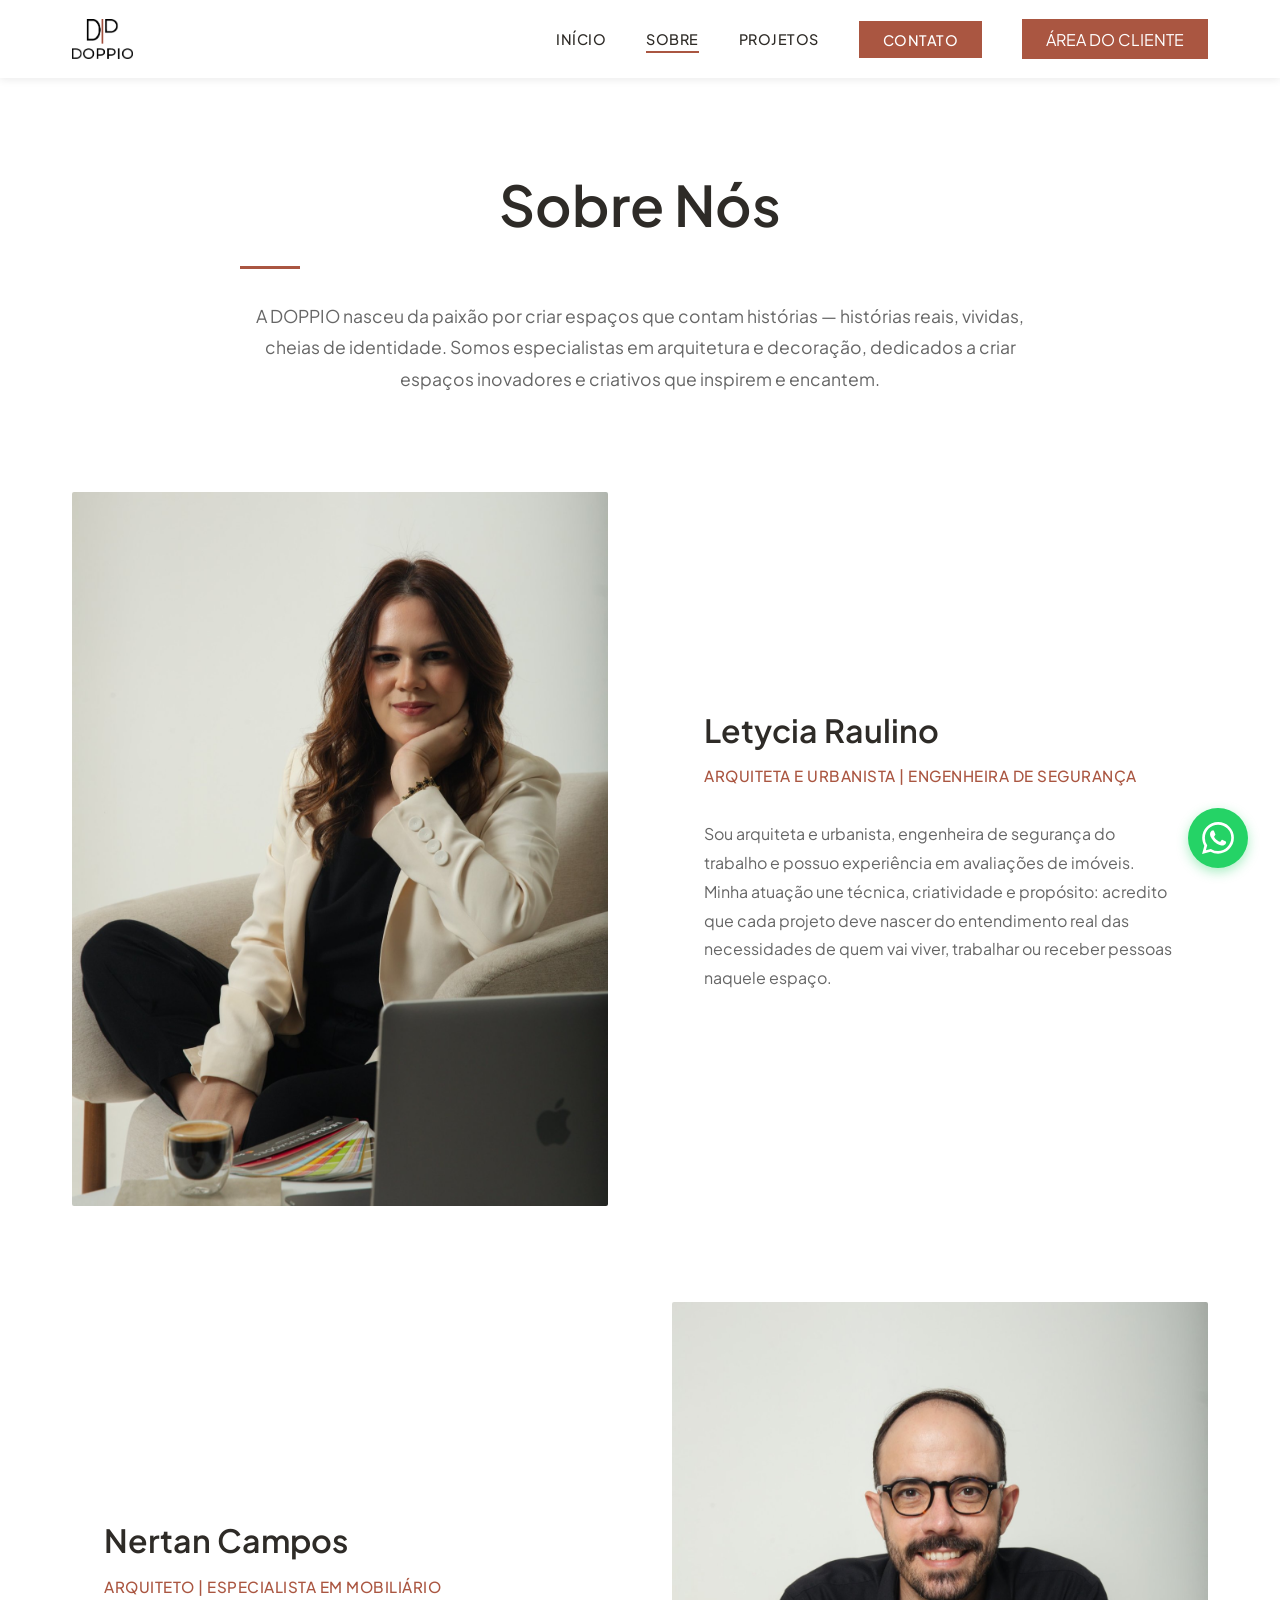
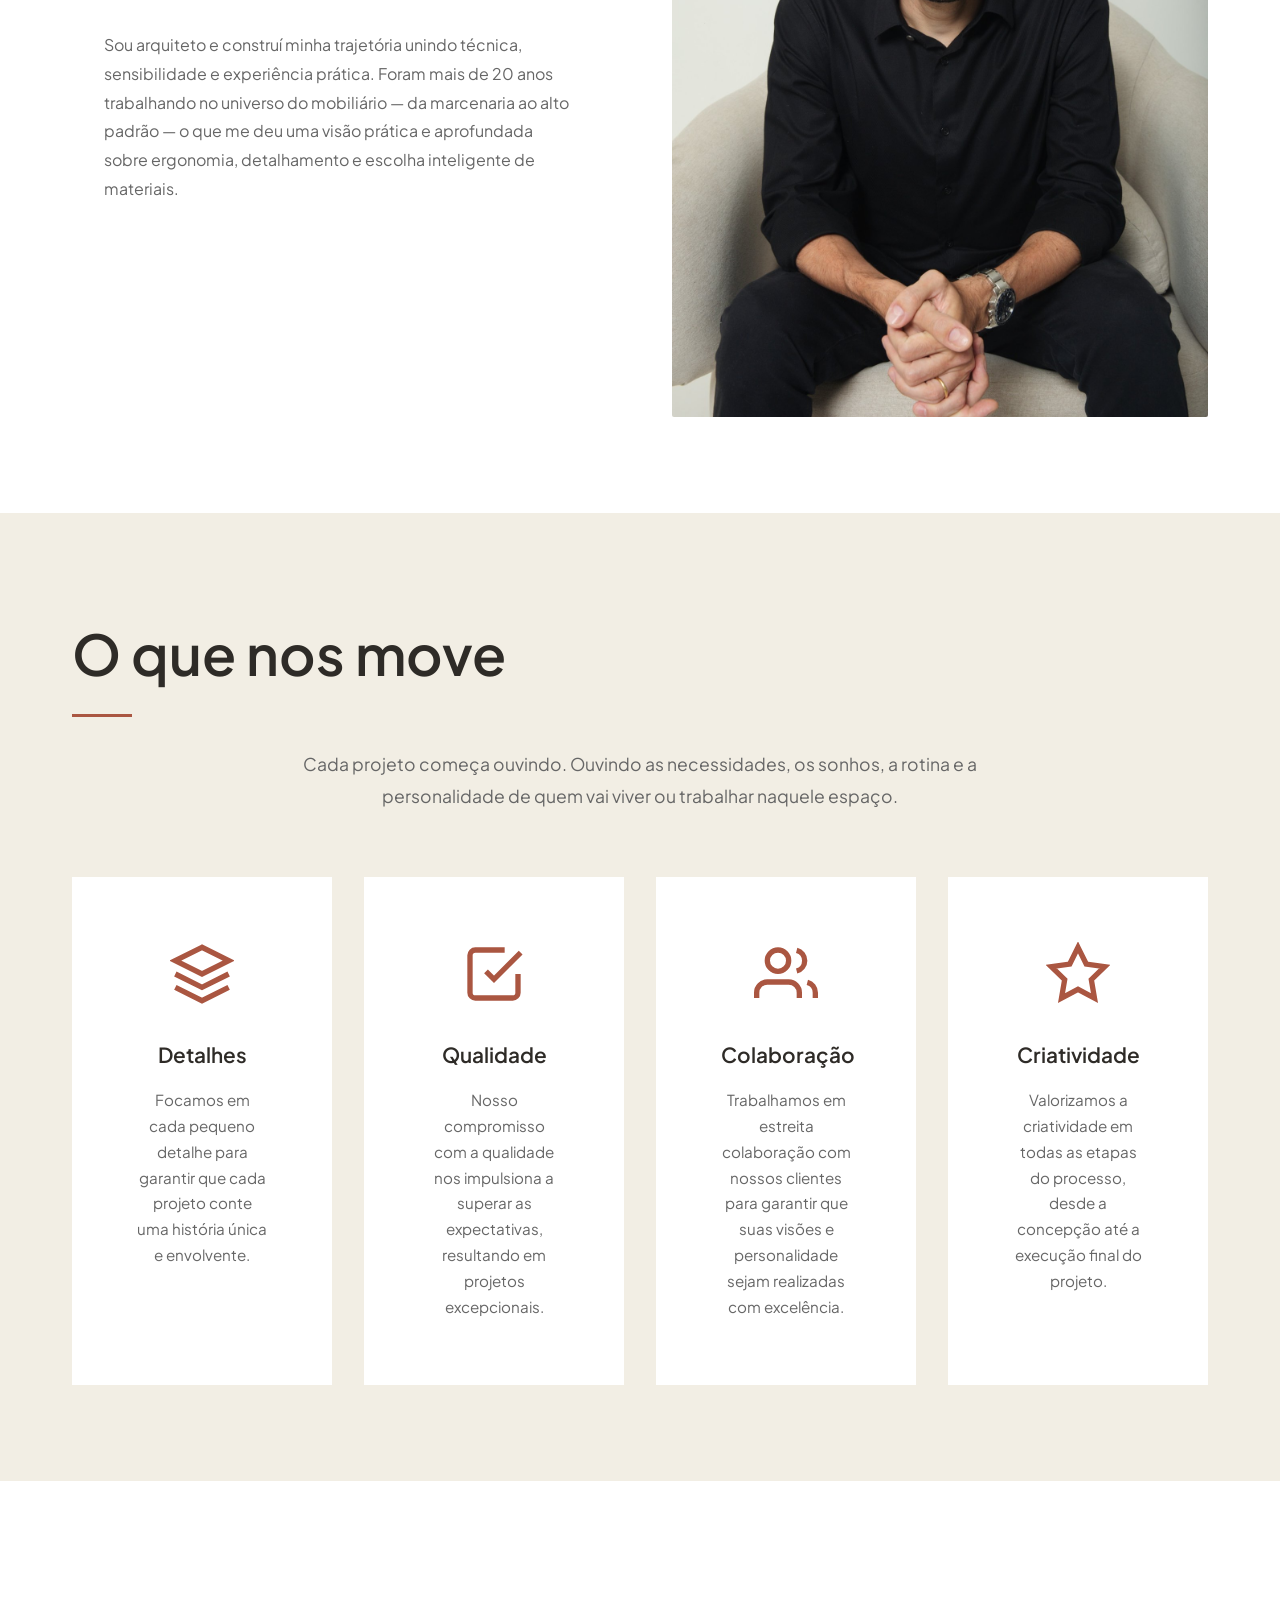
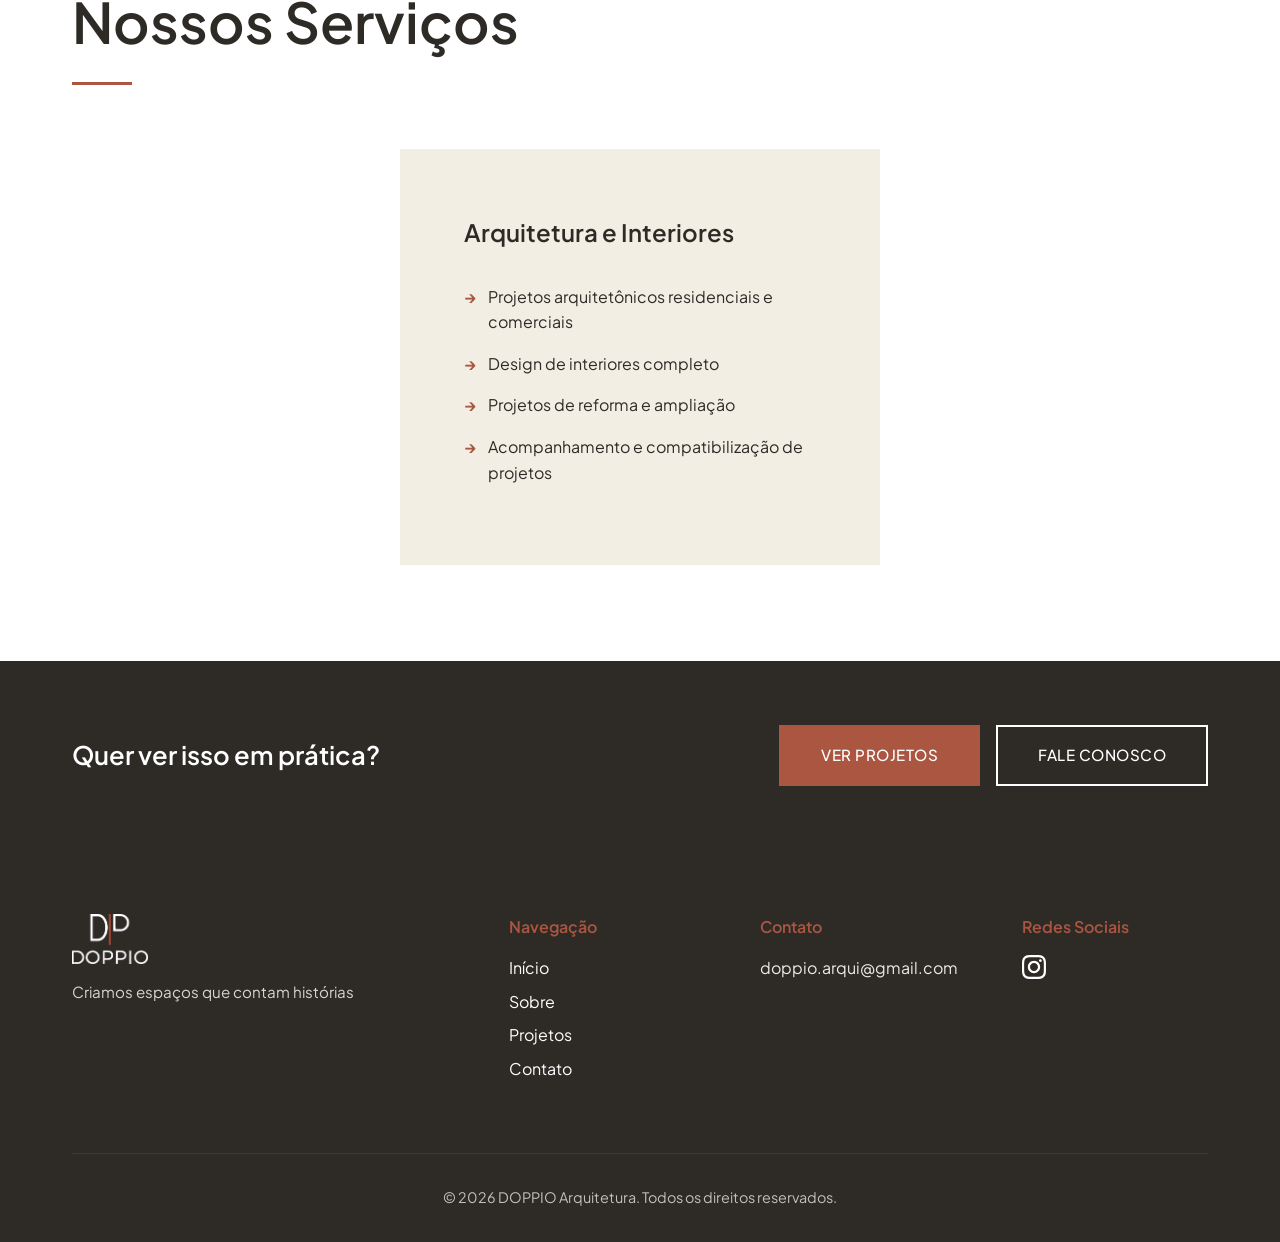
<file: sobre.html>
<!DOCTYPE html>
<html lang="pt-BR">
<head>
    <meta charset="UTF-8">
    <meta name="viewport" content="width=device-width, initial-scale=1.0">
    <meta name="description" content="Conheça a DOPPIO Arquitetura e Interiores: quem somos, o que nos move e os serviços que oferecemos em Teresina-PI.">
    <title>Sobre | DOPPIO Arquitetura e Interiores</title>

    <!-- Google tag (gtag.js) -->
    <script async src="https://www.googletagmanager.com/gtag/js?id=G-LGVXM9ECZ8"></script>
    <script>
      window.dataLayer = window.dataLayer || [];
      function gtag(){dataLayer.push(arguments);}
      gtag('js', new Date());
      gtag('config', 'G-LGVXM9ECZ8');
    </script>

    <link rel="icon" type="image/png" href="public/images/logos/logo-preto.png">
    <link href="https://fonts.googleapis.com/css2?family=Montserrat:wght@300;400;500;600;700&family=Inter:wght@300;400;500;600&display=swap" rel="stylesheet">
    <link rel="stylesheet" href="styles/main.css">
    <link href="https://fonts.googleapis.com/css2?family=Plus+Jakarta+Sans:wght@300;400;500;600&display=swap" rel="stylesheet">
    <style>
    /* ===== FONT OVERRIDE (SOFTER / ELEGANT) ===== */
    body, h1, h2, h3, h4, h5, h6, p, a, button, input, textarea, select, span, li {
      font-family: 'Plus Jakarta Sans', -apple-system, BlinkMacSystemFont, 'Segoe UI', Roboto, Arial, sans-serif !important;
      -webkit-font-smoothing: antialiased;
      -moz-osx-font-smoothing: grayscale;
    }
    </style>

</head>
<body>
    <header class="header" id="header">
        <nav class="nav container">
            <a href="index.html" class="nav__logo">
                <img src="public/images/logos/logo-preto.png" alt="DOPPIO Arquitetura" class="nav__logo-img">
            </a>

            <div class="nav__menu" id="nav-menu">
                <ul class="nav__list">
                    <li class="nav__item"><a href="index.html" class="nav__link">Início</a></li>
                    <li class="nav__item"><a href="sobre.html" class="nav__link active">Sobre</a></li>
                    <li class="nav__item"><a href="projetos.html" class="nav__link">Projetos</a></li>
                    <li class="nav__item"><a href="contato.html" class="nav__link--cta nav__link">Contato</a></li>
                    <li class="nav__item"><a href="https://portal.doppioarq.com.br" target="_blank" rel="noopener" class="nav__link--cta">ÁREA DO CLIENTE</a></li>
                </ul>
            </div>

            <div class="nav__toggle" id="nav-toggle">
                <span></span>
                <span></span>
                <span></span>
            </div>
        </nav>
    </header>
    <div class="nav__overlay" id="nav-overlay"></div>

    <!-- SOBRE NÓS -->
    <section class="about page-top" id="sobre">
        <div class="container">
            <div class="about__intro">
                <h1 class="section__title">Sobre Nós</h1>
                <p class="about__intro-text">
                    A DOPPIO nasceu da paixão por criar espaços que contam histórias — histórias reais, vividas, cheias de identidade. Somos especialistas em arquitetura e decoração, dedicados a criar espaços inovadores e criativos que inspirem e encantem.
                </p>
            </div>

            <div class="about__team">
                <!-- Letycia -->
                <div class="about__member">
                    <div class="about__member-image">
                        <img src="public/images/equipe/letycia.jpg" alt="Letycia Raulino - Arquiteta">
                    </div>
                    <div class="about__member-info">
                        <h3 class="about__member-name">Letycia Raulino</h3>
                        <p class="about__member-title">Arquiteta e Urbanista | Engenheira de Segurança</p>
                        <p class="about__member-bio">
                            Sou arquiteta e urbanista, engenheira de segurança do trabalho e possuo experiência em avaliações de imóveis. Minha atuação une técnica, criatividade e propósito: acredito que cada projeto deve nascer do entendimento real das necessidades de quem vai viver, trabalhar ou receber pessoas naquele espaço.
                        </p>
                    </div>
                </div>

                <!-- Nertan -->
                <div class="about__member about__member--reverse">
                    <div class="about__member-image">
                        <img src="public/images/equipe/nertan.jpg" alt="Nertan Campos - Arquiteto">
                    </div>
                    <div class="about__member-info">
                        <h3 class="about__member-name">Nertan Campos</h3>
                        <p class="about__member-title">Arquiteto | Especialista em Mobiliário</p>
                        <p class="about__member-bio">
                            Sou arquiteto e construí minha trajetória unindo técnica, sensibilidade e experiência prática. Foram mais de 20 anos trabalhando no universo do mobiliário — da marcenaria ao alto padrão — o que me deu uma visão prática e aprofundada sobre ergonomia, detalhamento e escolha inteligente de materiais.
                        </p>
                    </div>
                </div>
            </div>
        </div>
    </section>

    <!-- O QUE NOS MOVE -->
    <section class="values">
        <div class="container">
            <h2 class="section__title">O que nos move</h2>
            <p class="values__intro">
                Cada projeto começa ouvindo. Ouvindo as necessidades, os sonhos, a rotina e a personalidade de quem vai viver ou trabalhar naquele espaço.
            </p>
            <div class="values__grid">
                <div class="value__card">
                    <div class="value__icon">
                        <svg width="48" height="48" viewBox="0 0 24 24" fill="none"><path d="M12 2L2 7l10 5 10-5-10-5zM2 17l10 5 10-5M2 12l10 5 10-5" stroke="currentColor" stroke-width="2"/></svg>
                    </div>
                    <h3 class="value__title">Detalhes</h3>
                    <p class="value__text">
                        Focamos em cada pequeno detalhe para garantir que cada projeto conte uma história única e envolvente.
                    </p>
                </div>
                <div class="value__card">
                    <div class="value__icon">
                        <svg width="48" height="48" viewBox="0 0 24 24" fill="none"><path d="M9 11l3 3L22 4M21 12v7a2 2 0 01-2 2H5a2 2 0 01-2-2V5a2 2 0 012-2h11" stroke="currentColor" stroke-width="2"/></svg>
                    </div>
                    <h3 class="value__title">Qualidade</h3>
                    <p class="value__text">
                        Nosso compromisso com a qualidade nos impulsiona a superar as expectativas, resultando em projetos excepcionais.
                    </p>
                </div>
                <div class="value__card">
                    <div class="value__icon">
                        <svg width="48" height="48" viewBox="0 0 24 24" fill="none"><path d="M17 21v-2a4 4 0 00-4-4H5a4 4 0 00-4 4v2M23 21v-2a4 4 0 00-3-3.87M16 3.13a4 4 0 010 7.75M9 11a4 4 0 100-8 4 4 0 000 8z" stroke="currentColor" stroke-width="2"/></svg>
                    </div>
                    <h3 class="value__title">Colaboração</h3>
                    <p class="value__text">
                        Trabalhamos em estreita colaboração com nossos clientes para garantir que suas visões e personalidade sejam realizadas com excelência.
                    </p>
                </div>
                <div class="value__card">
                    <div class="value__icon">
                        <svg width="48" height="48" viewBox="0 0 24 24" fill="none"><path d="M12 2l3.09 6.26L22 9.27l-5 4.87 1.18 6.88L12 17.77l-6.18 3.25L7 14.14 2 9.27l6.91-1.01L12 2z" stroke="currentColor" stroke-width="2"/></svg>
                    </div>
                    <h3 class="value__title">Criatividade</h3>
                    <p class="value__text">
                        Valorizamos a criatividade em todas as etapas do processo, desde a concepção até a execução final do projeto.
                    </p>
                </div>
            </div>
        </div>
    </section>

    <!-- SERVIÇOS -->
    <section class="differentials" id="diferenciais">
        <div class="container">
            <h2 class="section__title">Nossos Serviços</h2>
            <div class="differentials__grid">
                <div class="differential__card">
                    <h3 class="differential__title">Arquitetura e Interiores</h3>
                    <ul class="differential__list">
                        <li>Projetos arquitetônicos residenciais e comerciais</li>
                        <li>Design de interiores completo</li>
                        <li>Projetos de reforma e ampliação</li>
                        <li>Acompanhamento e compatibilização de projetos</li>
                    </ul>
                </div>
            </div>
        </div>
    </section>

    <!-- CTA -->
    <section class="cta-band">
        <div class="container cta-band__inner">
            <h2 class="cta-band__title">Quer ver isso em prática?</h2>
            <div class="cta-band__actions">
                <a class="btn btn--primary" href="projetos.html">Ver projetos</a>
                <a class="btn btn--secondary-dark" href="contato.html">Fale conosco</a>
            </div>
        </div>
    </section>

    <!-- FOOTER -->
    <footer class="footer">
        <div class="container">
            <div class="footer__content">
                <div class="footer__logo">
                    <img src="public/images/logos/logo-branco.png" alt="DOPPIO Arquitetura">
                    <p>Criamos espaços que contam histórias</p>
                </div>

                <div class="footer__links">
                    <h4>Navegação</h4>
                    <ul>
                        <li><a href="index.html">Início</a></li>
                        <li><a href="sobre.html">Sobre</a></li>
                        <li><a href="projetos.html">Projetos</a></li>
                        <li><a href="contato.html">Contato</a></li>
                    </ul>
                </div>

                <div class="footer__contact">
                    <h4>Contato</h4>
                    <p>doppio.arqui@gmail.com</p>
                </div>

                <div class="footer__social">
                    <h4>Redes Sociais</h4>
                    <a href="https://instagram.com/doppio_arquitetura" target="_blank">
                        <svg width="24" height="24" viewBox="0 0 24 24" fill="currentColor">
                            <path d="M12 2.163c3.204 0 3.584.012 4.85.07 3.252.148 4.771 1.691 4.919 4.919.058 1.265.069 1.645.069 4.849 0 3.205-.012 3.584-.069 4.849-.149 3.225-1.664 4.771-4.919 4.919-1.266.058-1.644.07-4.85.07-3.204 0-3.584-.012-4.849-.07-3.26-.149-4.771-1.699-4.919-4.92-.058-1.265-.07-1.644-.07-4.849 0-3.204.013-3.583.07-4.849.149-3.227 1.664-4.771 4.919-4.919 1.266-.057 1.645-.069 4.849-.069zm0-2.163c-3.259 0-3.667.014-4.947.072-4.358.2-6.78 2.618-6.98 6.98-.059 1.281-.073 1.689-.073 4.948 0 3.259.014 3.668.072 4.948.2 4.358 2.618 6.78 6.98 6.98 1.281.058 1.689.072 4.948.072 3.259 0 3.668-.014 4.948-.072 4.354-.2 6.782-2.618 6.979-6.98.059-1.28.073-1.689.073-4.948 0-3.259-.014-3.667-.072-4.947-.196-4.354-2.617-6.78-6.979-6.98-1.281-.059-1.69-.073-4.949-.073zm0 5.838c-3.403 0-6.162 2.759-6.162 6.162s2.759 6.163 6.162 6.163 6.162-2.759 6.162-6.163c0-3.403-2.759-6.162-6.162-6.162zm0 10.162c-2.209 0-4-1.79-4-4 0-2.209 1.791-4 4-4s4 1.791 4 4c0 2.21-1.791 4-4 4zm6.406-11.845c-.796 0-1.441.645-1.441 1.44s.645 1.44 1.441 1.44c.795 0 1.439-.645 1.439-1.44s-.644-1.44-1.439-1.44z"/>
                        </svg>
                    </a>
                </div>
            </div>

            <div class="footer__bottom">
                <p>&copy; 2026 DOPPIO Arquitetura. Todos os direitos reservados.</p>
            </div>
        </div>
    </footer>

    <!-- WhatsApp Button (desktop) -->
    <a href="https://wa.me/5586981252508?text=Ol%C3%A1!%20Gostaria%20de%20saber%20mais%20sobre%20os%20projetos%20da%20DOPPIO." target="_blank" class="whatsapp-button" aria-label="Falar no WhatsApp">
        <svg viewBox="0 0 24 24" xmlns="http://www.w3.org/2000/svg">
            <path d="M17.472 14.382c-.297-.149-1.758-.867-2.03-.967-.273-.099-.471-.148-.67.15-.197.297-.767.966-.94 1.164-.173.199-.347.223-.644.075-.297-.15-1.255-.463-2.39-1.475-.883-.788-1.48-1.761-1.653-2.059-.173-.297-.018-.458.13-.606.134-.133.298-.347.446-.52.149-.174.198-.298.298-.497.099-.198.05-.371-.025-.52-.075-.149-.669-1.612-.916-2.207-.242-.579-.487-.5-.669-.51-.173-.008-.371-.01-.57-.01-.198 0-.52.074-.792.372-.272.297-1.04 1.016-1.04 2.479 0 1.462 1.065 2.875 1.213 3.074.149.198 2.096 3.2 5.077 4.487.709.306 1.262.489 1.694.625.712.227 1.36.195 1.871.118.571-.085 1.758-.719 2.006-1.413.248-.694.248-1.289.173-1.413-.074-.124-.272-.198-.57-.347m-5.421 7.403h-.004a9.87 9.87 0 01-5.031-1.378l-.361-.214-3.741.982.998-3.648-.235-.374a9.86 9.86 0 01-1.51-5.26c.001-5.45 4.436-9.884 9.888-9.884 2.64 0 5.122 1.03 6.988 2.898a9.825 9.825 0 012.893 6.994c-.003 5.45-4.437 9.884-9.885 9.884m8.413-18.297A11.815 11.815 0 0012.05 0C5.495 0 .16 5.335.157 11.892c0 2.096.547 4.142 1.588 5.945L.057 24l6.305-1.654a11.882 11.882 0 005.683 1.448h.005c6.554 0 11.89-5.335 11.893-11.893a11.821 11.821 0 00-3.48-8.413Z"/>
        </svg>
    </a>

    <!-- BARRA DE NAVEGAÇÃO INFERIOR (somente celular) -->
    <nav class="mobile-tabbar" aria-label="Navegação rápida">
        <a class="tabbar__link" href="index.html">
            <svg width="20" height="20" viewBox="0 0 24 24" fill="none"><path d="M3 11l9-8 9 8M5 10v10h14V10" stroke="currentColor" stroke-width="2"/></svg>
            <span>Início</span>
        </a>
        <a class="tabbar__link" href="projetos.html">
            <svg width="20" height="20" viewBox="0 0 24 24" fill="none"><rect x="3" y="3" width="7" height="7" stroke="currentColor" stroke-width="2"/><rect x="14" y="3" width="7" height="7" stroke="currentColor" stroke-width="2"/><rect x="3" y="14" width="7" height="7" stroke="currentColor" stroke-width="2"/><rect x="14" y="14" width="7" height="7" stroke="currentColor" stroke-width="2"/></svg>
            <span>Projetos</span>
        </a>
        <a class="tabbar__link" href="contato.html">
            <svg width="20" height="20" viewBox="0 0 24 24" fill="none"><rect x="3" y="4" width="18" height="16" stroke="currentColor" stroke-width="2"/><path d="M3 6l9 7 9-7" stroke="currentColor" stroke-width="2"/></svg>
            <span>Contato</span>
        </a>
        <a class="tabbar__link tabbar__link--whatsapp" href="https://wa.me/5586981252508?text=Ol%C3%A1!%20Gostaria%20de%20saber%20mais%20sobre%20os%20projetos%20da%20DOPPIO." target="_blank">
            <svg width="20" height="20" viewBox="0 0 24 24" fill="currentColor"><path d="M12.04 2C6.58 2 2.13 6.45 2.13 11.91c0 1.75.46 3.45 1.32 4.95L2.05 22l5.25-1.38c1.44.79 3.06 1.2 4.72 1.2h.02c5.46 0 9.91-4.45 9.91-9.91C21.95 6.45 17.5 2 12.04 2zm5.79 14.13c-.24.68-1.42 1.3-1.96 1.36-.5.06-1.02.25-3.4-.71-2.86-1.16-4.7-4.08-4.85-4.27-.14-.19-1.17-1.55-1.17-2.96s.73-2.1 1-2.39c.26-.28.57-.35.76-.35.19 0 .38 0 .55.01.18.01.41-.07.64.49.24.56.8 1.95.87 2.09.07.14.12.31.02.5-.09.19-.14.3-.28.46-.14.16-.3.36-.42.48-.14.14-.29.29-.13.57.16.28.72 1.19 1.55 1.92 1.06.94 1.95 1.23 2.23 1.37.28.13.44.11.6-.07.16-.18.67-.78.85-1.05.18-.27.35-.22.6-.13.24.09 1.55.73 1.81.86.26.13.44.2.5.31.07.11.07.64-.17 1.31z"/></svg>
            <span>WhatsApp</span>
        </a>
    </nav>

    <script src="scripts/main.js"></script>
</body>
</html>
</file>
<file: styles/main.css>
/* ============================================
   DOPPIO ARQUITETURA - DESIGN SYSTEM
   Minimalismo sofisticado brasileiro
   ============================================ */

/* ============================================
   1. RESET & BASE
   ============================================ */
* {
    margin: 0;
    padding: 0;
    box-sizing: border-box;
}

:root {
    /* Cores principais */
    --color-terracota: #AA5641;
    --color-black: #2E2B27;
    --color-white: #FFFFFF;
    --color-beige: #F2EEE4;
    --color-beige-dark: #E4DBC9;
    --color-wood: #8B6F47;
    --color-green: #5A6B4F;

    /* Gradientes */
    --gradient-overlay: linear-gradient(180deg, rgba(20, 18, 16, 0.5) 0%, rgba(20, 18, 16, 0.12) 100%);
    
    /* Tipografia */
    --font-display: 'Montserrat', sans-serif;
    --font-body: 'Inter', sans-serif;
    
    /* Espaçamentos */
    --spacing-xs: 0.5rem;
    --spacing-sm: 1rem;
    --spacing-md: 2rem;
    --spacing-lg: 4rem;
    --spacing-xl: 6rem;
    
    /* Transições */
    --transition-fast: 0.2s ease;
    --transition-smooth: 0.4s cubic-bezier(0.4, 0, 0.2, 1);
    --transition-slow: 0.6s cubic-bezier(0.4, 0, 0.2, 1);
    
    /* Sombras */
    --shadow-sm: 0 2px 8px rgba(0, 0, 0, 0.08);
    --shadow-md: 0 4px 16px rgba(0, 0, 0, 0.12);
    --shadow-lg: 0 8px 32px rgba(0, 0, 0, 0.16);
}

html {
    scroll-behavior: smooth;
    font-size: 16px;
}

body {
    font-family: var(--font-body);
    color: var(--color-black);
    background: var(--color-white);
    line-height: 1.6;
    overflow-x: hidden;
}

img {
    max-width: 100%;
    display: block;
}

a {
    text-decoration: none;
    color: inherit;
    transition: var(--transition-fast);
}

/* ============================================
   2. UTILITÁRIOS
   ============================================ */
.container {
    max-width: 1200px;
    margin: 0 auto;
    padding: 0 var(--spacing-md);
}

.section__title {
    font-family: var(--font-display);
    font-size: clamp(2rem, 5vw, 3.5rem);
    font-weight: 600;
    margin-bottom: var(--spacing-md);
    color: var(--color-black);
    position: relative;
}

.section__title::after {
    content: '';
    display: block;
    width: 60px;
    height: 3px;
    background: var(--color-terracota);
    margin-top: var(--spacing-sm);
}

/* Botões */
.btn {
    display: inline-block;
    padding: 1rem 2.5rem;
    font-family: var(--font-display);
    font-weight: 500;
    border-radius: 0;
    cursor: pointer;
    transition: var(--transition-smooth);
    border: 2px solid transparent;
    font-size: 0.95rem;
    letter-spacing: 0.5px;
    text-transform: uppercase;
}

.btn--primary {
    background: var(--color-terracota);
    color: var(--color-white);
    border-color: var(--color-terracota);
}

.btn--primary:hover {
    background: transparent;
    color: var(--color-terracota);
    transform: translateY(-2px);
}

.btn--secondary {
    background: transparent;
    color: var(--color-white);
    border-color: var(--color-white);
}

.btn--secondary:hover {
    background: var(--color-white);
    color: var(--color-black);
}

.btn--small {
    padding: 0.6rem 1.5rem;
    font-size: 0.85rem;
}

.btn--full {
    width: 100%;
}

/* ============================================
   3. HEADER / NAVIGATION
   ============================================ */
.header {
    position: fixed;
    top: 0;
    left: 0;
    width: 100%;
    z-index: 1000;
    background: var(--color-white);
    box-shadow: var(--shadow-sm);
    transition: var(--transition-smooth);
}

.header.scrolled {
    box-shadow: var(--shadow-md);
}

.nav {
    display: flex;
    justify-content: space-between;
    align-items: center;
    padding: 1.2rem 2rem;
}

.nav__logo-img {
    height: 40px;
    width: auto;
}

.nav__list {
    display: flex;
    list-style: none;
    gap: 2.5rem;
    align-items: center;
}

.nav__link {
    font-family: var(--font-display);
    font-weight: 500;
    font-size: 0.9rem;
    text-transform: uppercase;
    letter-spacing: 0.5px;
    color: var(--color-black);
    position: relative;
}

.nav__link::after {
    content: '';
    position: absolute;
    bottom: -5px;
    left: 0;
    width: 0;
    height: 2px;
    background: var(--color-terracota);
    transition: var(--transition-fast);
}

.nav__link:hover::after,
.nav__link.active::after {
    width: 100%;
}

.nav__link--cta {
    padding: 0.6rem 1.5rem;
    background: var(--color-terracota);
    color: var(--color-white);
}

.nav__link--cta::after {
    display: none;
}

.nav__link--cta:hover {
    background: var(--color-black);
}

/* Mobile menu toggle */
.nav__toggle {
    display: none;
    flex-direction: column;
    gap: 5px;
    cursor: pointer;
}

.nav__toggle span {
    width: 25px;
    height: 2px;
    background: var(--color-black);
    transition: var(--transition-fast);
}

/* ============================================
   4. HERO SECTION
   ============================================ */
.hero {
    position: relative;
    height: 100vh;
    min-height: 600px;
    display: flex;
    align-items: center;
    justify-content: center;
    overflow: hidden;
}

.hero__video-container {
    position: absolute;
    top: 0;
    left: 0;
    width: 100%;
    height: 100%;
    z-index: 1;
}

.hero__video {
    width: 100%;
    height: 100%;
    object-fit: cover;
}

.hero__overlay {
    position: absolute;
    top: 0;
    left: 0;
    width: 100%;
    height: 100%;
    background: var(--gradient-overlay);
}

.hero__content {
    position: relative;
    z-index: 10;
    text-align: center;
    color: var(--color-white);
    max-width: 900px;
    padding: 0 var(--spacing-md);
    animation: fadeInUp 1s ease-out;
}

.hero__title {
    font-family: var(--font-display);
    font-size: clamp(2.5rem, 8vw, 5rem);
    font-weight: 600;
    line-height: 1.2;
    margin-bottom: var(--spacing-md);
    letter-spacing: -1px;
}

.hero__title--highlight {
    color: var(--color-terracota);
    position: relative;
    display: inline-block;
}

.hero__subtitle {
    font-size: clamp(1rem, 2vw, 1.3rem);
    margin-bottom: var(--spacing-lg);
    opacity: 0.95;
    font-weight: 300;
}

.hero__cta {
    display: flex;
    gap: var(--spacing-md);
    justify-content: center;
    flex-wrap: wrap;
}

.hero__scroll {
    position: absolute;
    bottom: 40px;
    left: 50%;
    transform: translateX(-50%);
    color: var(--color-white);
    z-index: 10;
    animation: bounce 2s infinite;
    opacity: 0.8;
    transition: var(--transition-fast);
}

.hero__scroll:hover {
    opacity: 1;
}

/* ============================================
   5. SOBRE NÓS
   ============================================ */
.about {
    padding: var(--spacing-xl) 0;
    background: var(--color-white);
}

.about__intro {
    max-width: 800px;
    margin: 0 auto var(--spacing-xl);
    text-align: center;
}

.about__intro-text {
    font-size: 1.1rem;
    line-height: 1.8;
    color: #666;
}

.about__team {
    display: flex;
    flex-direction: column;
    gap: var(--spacing-xl);
}

.about__member {
    display: grid;
    grid-template-columns: 1fr 1fr;
    gap: var(--spacing-lg);
    align-items: center;
}

.about__member--reverse {
    direction: rtl;
}

.about__member--reverse > * {
    direction: ltr;
}

.about__member-image {
    position: relative;
    overflow: hidden;
    aspect-ratio: 3/4;
    border-radius: 2px;
}

.about__member-image img {
    width: 100%;
    height: 100%;
    object-fit: cover;
    transition: var(--transition-slow);
}

.about__member:hover .about__member-image img {
    transform: scale(1.05);
}

.about__member-info {
    padding: var(--spacing-md);
}

.about__member-name {
    font-family: var(--font-display);
    font-size: 2rem;
    font-weight: 600;
    margin-bottom: var(--spacing-xs);
    color: var(--color-black);
}

.about__member-title {
    font-size: 0.95rem;
    color: var(--color-terracota);
    font-weight: 500;
    margin-bottom: var(--spacing-md);
    text-transform: uppercase;
    letter-spacing: 0.5px;
}

.about__member-bio {
    line-height: 1.8;
    color: #666;
}

/* ============================================
   6. O QUE NOS MOVE (VALUES)
   ============================================ */
.values {
    padding: var(--spacing-xl) 0;
    background: var(--color-beige);
}

.values__intro {
    max-width: 700px;
    margin: 0 auto var(--spacing-lg);
    text-align: center;
    font-size: 1.1rem;
    color: #666;
    line-height: 1.8;
}

.values__grid {
    display: grid;
    grid-template-columns: repeat(auto-fit, minmax(250px, 1fr));
    gap: var(--spacing-md);
    margin-top: var(--spacing-lg);
}

@media (max-width: 768px) {
    .values__grid {
        display: flex;
        overflow-x: auto;
        scroll-snap-type: x mandatory;
        gap: var(--spacing-sm);
        margin-left: calc(var(--spacing-md) * -1);
        margin-right: calc(var(--spacing-md) * -1);
        padding: 0 var(--spacing-md) 8px;
        -webkit-overflow-scrolling: touch;
    }

    .values__grid .value__card {
        flex: 0 0 78%;
        scroll-snap-align: start;
    }
}

.value__card {
    background: var(--color-white);
    padding: var(--spacing-lg);
    text-align: center;
    transition: var(--transition-smooth);
    border: 1px solid transparent;
}

.value__card:hover {
    transform: translateY(-8px);
    box-shadow: var(--shadow-lg);
    border-color: var(--color-terracota);
}

.value__icon {
    width: 64px;
    height: 64px;
    margin: 0 auto var(--spacing-md);
    color: var(--color-terracota);
}

.value__icon svg {
    width: 100%;
    height: 100%;
}

.value__title {
    font-family: var(--font-display);
    font-size: 1.3rem;
    font-weight: 600;
    margin-bottom: var(--spacing-sm);
    color: var(--color-black);
}

.value__text {
    line-height: 1.7;
    color: #666;
    font-size: 0.95rem;
}

/* ============================================
   7. DIFERENCIAIS
   ============================================ */
.differentials {
    padding: var(--spacing-xl) 0;
    background: var(--color-white);
}

.differentials__grid {
    display: flex;
    justify-content: center;
    margin-top: var(--spacing-lg);
}

.differentials__grid .differential__card {
    max-width: 480px;
    width: 100%;
}

.differential__card {
    background: var(--color-beige);
    padding: var(--spacing-lg);
    transition: var(--transition-smooth);
}

.differential__card:hover {
    background: var(--color-terracota);
    color: var(--color-white);
}

.differential__card:hover .differential__title {
    color: var(--color-white);
}

.differential__title {
    font-family: var(--font-display);
    font-size: 1.5rem;
    font-weight: 600;
    margin-bottom: var(--spacing-md);
    color: var(--color-black);
    transition: var(--transition-fast);
}

.differential__list {
    list-style: none;
}

.differential__list li {
    padding-left: 1.5rem;
    margin-bottom: var(--spacing-sm);
    position: relative;
    line-height: 1.6;
}

.differential__list li::before {
    content: '→';
    position: absolute;
    left: 0;
    color: var(--color-terracota);
    font-weight: bold;
}

.differential__card:hover .differential__list li::before {
    color: var(--color-white);
}

/* ============================================
   8. PORTFÓLIO
   ============================================ */
.portfolio {
    padding: var(--spacing-xl) 0;
    background: var(--color-white);
}

.portfolio__intro {
    max-width: 700px;
    margin: 0 auto var(--spacing-lg);
    text-align: center;
    font-size: 1.1rem;
    color: #666;
}

.portfolio__grid {
    display: grid;
    grid-template-columns: repeat(auto-fit, minmax(350px, 1fr));
    gap: var(--spacing-lg);
    margin-top: var(--spacing-lg);
}

.portfolio__item {
    background: var(--color-white);
    overflow: hidden;
    transition: var(--transition-smooth);
}

.portfolio__item:hover {
    transform: translateY(-4px);
    box-shadow: var(--shadow-lg);
}

.portfolio__image {
    position: relative;
    aspect-ratio: 4/3;
    overflow: hidden;
}

.portfolio__image img {
    width: 100%;
    height: 100%;
    object-fit: cover;
    transition: var(--transition-slow);
}

/* Placeholder para projetos sem foto */
.portfolio__image--coming-soon {
    background: linear-gradient(135deg, var(--color-beige) 0%, var(--color-beige-dark) 100%);
    display: flex;
    align-items: center;
    justify-content: center;
}

.portfolio__placeholder {
    text-align: center;
    color: var(--color-terracota);
    padding: var(--spacing-md);
}

.portfolio__placeholder svg {
    margin: 0 auto var(--spacing-sm);
    opacity: 0.5;
}

.portfolio__placeholder h4 {
    font-family: var(--font-display);
    font-size: 1.5rem;
    font-weight: 600;
    margin-bottom: var(--spacing-xs);
    color: var(--color-black);
}

.portfolio__placeholder p {
    font-size: 0.95rem;
    color: #666;
    font-style: italic;
}

.portfolio__item--placeholder:hover .portfolio__placeholder svg {
    animation: float 2s ease-in-out infinite;
}

@keyframes float {
    0%, 100% {
        transform: translateY(0);
    }
    50% {
        transform: translateY(-10px);
    }
}

.portfolio__overlay {
    position: absolute;
    top: 0;
    left: 0;
    width: 100%;
    height: 100%;
    background: rgba(170, 86, 65, 0.95);
    display: flex;
    flex-direction: column;
    align-items: center;
    justify-content: center;
    opacity: 0;
    transition: var(--transition-smooth);
    padding: var(--spacing-md);
    text-align: center;
}

.portfolio__item:hover .portfolio__overlay {
    opacity: 1;
}

.portfolio__item:hover .portfolio__image img {
    transform: scale(1.1);
}

.portfolio__overlay .portfolio__title {
    font-family: var(--font-display);
    font-size: 1.8rem;
    font-weight: 600;
    color: var(--color-white);
    margin-bottom: var(--spacing-sm);
}

.portfolio__overlay .portfolio__meta {
    color: var(--color-white);
    opacity: 0.9;
    margin-bottom: var(--spacing-md);
}

.portfolio__overlay .btn {
    background: var(--color-white);
    color: var(--color-terracota);
    border-color: var(--color-white);
    font-weight: 600;
    box-shadow: 0 4px 12px rgba(0, 0, 0, 0.2);
}

.portfolio__overlay .btn:hover {
    background: var(--color-terracota);
    color: var(--color-white);
    transform: translateY(-2px);
    box-shadow: 0 6px 16px rgba(0, 0, 0, 0.3);
}

.portfolio__info {
    padding: var(--spacing-md);
}

.portfolio__info h3 {
    font-family: var(--font-display);
    font-size: 1.3rem;
    font-weight: 600;
    margin-bottom: var(--spacing-xs);
    color: var(--color-black);
}

.portfolio__info p {
    color: #666;
    line-height: 1.6;
}

/* ============================================
   9. CONTATO
   ============================================ */
.contact {
    padding: var(--spacing-xl) 0;
    background: var(--color-beige);
}

.contact__intro {
    max-width: 700px;
    margin: 0 auto var(--spacing-lg);
    text-align: center;
    font-size: 1.1rem;
    color: #666;
    line-height: 1.8;
}

.contact__content {
    display: grid;
    grid-template-columns: 1fr 1fr;
    gap: var(--spacing-xl);
    margin-top: var(--spacing-lg);
}

.contact__info {
    display: flex;
    flex-direction: column;
    gap: var(--spacing-md);
}

.contact__item {
    display: flex;
    gap: var(--spacing-md);
    align-items: flex-start;
}

.contact__item svg {
    width: 24px;
    height: 24px;
    color: var(--color-terracota);
    flex-shrink: 0;
}

.contact__item h4 {
    font-family: var(--font-display);
    font-weight: 600;
    margin-bottom: 0.3rem;
    color: var(--color-black);
}

.contact__item a {
    color: var(--color-terracota);
}

.contact__item a:hover {
    text-decoration: underline;
}

/* Formulário */
.contact__form {
    background: var(--color-white);
    padding: var(--spacing-lg);
}

.form__group {
    margin-bottom: var(--spacing-md);
    position: relative;
}

.form__group input,
.form__group select,
.form__group textarea {
    width: 100%;
    padding: 1rem;
    border: 2px solid #ddd;
    font-family: var(--font-body);
    font-size: 1rem;
    transition: var(--transition-fast);
    background: var(--color-white);
}

.form__group input:focus,
.form__group select:focus,
.form__group textarea:focus {
    outline: none;
    border-color: var(--color-terracota);
}

.form__group label {
    position: absolute;
    left: 1rem;
    top: 1rem;
    color: #999;
    transition: var(--transition-fast);
    pointer-events: none;
    background: var(--color-white);
    padding: 0 0.5rem;
}

.form__group input:focus + label,
.form__group input:not(:placeholder-shown) + label,
.form__group textarea:focus + label,
.form__group textarea:not(:placeholder-shown) + label {
    top: -0.5rem;
    font-size: 0.85rem;
    color: var(--color-terracota);
}

/* ============================================
   10. FOOTER
   ============================================ */
.footer {
    background: var(--color-black);
    color: var(--color-white);
    padding: var(--spacing-lg) 0 var(--spacing-md);
}

.footer__content {
    display: grid;
    grid-template-columns: 2fr 1fr 1fr 1fr;
    gap: var(--spacing-lg);
    margin-bottom: var(--spacing-lg);
}

.footer__logo img {
    height: 50px;
    margin-bottom: var(--spacing-sm);
}

.footer__logo p {
    opacity: 0.8;
    font-size: 0.95rem;
}

.footer__links h4,
.footer__contact h4,
.footer__social h4 {
    font-family: var(--font-display);
    font-weight: 600;
    margin-bottom: var(--spacing-sm);
    color: var(--color-terracota);
}

.footer__links ul {
    list-style: none;
}

.footer__links li {
    margin-bottom: 0.5rem;
}

.footer__links a:hover {
    color: var(--color-terracota);
}

.footer__contact p {
    margin-bottom: 0.5rem;
    opacity: 0.9;
}

.footer__social a {
    display: inline-block;
    margin-right: var(--spacing-sm);
    color: var(--color-white);
    transition: var(--transition-fast);
}

.footer__social a:hover {
    color: var(--color-terracota);
    transform: translateY(-2px);
}

.footer__bottom {
    text-align: center;
    padding-top: var(--spacing-md);
    border-top: 1px solid rgba(255, 255, 255, 0.1);
    opacity: 0.7;
    font-size: 0.9rem;
}

/* ============================================
   11. ANIMAÇÕES
   ============================================ */
@keyframes fadeInUp {
    from {
        opacity: 0;
        transform: translateY(30px);
    }
    to {
        opacity: 1;
        transform: translateY(0);
    }
}

@keyframes bounce {
    0%, 100% {
        transform: translateX(-50%) translateY(0);
    }
    50% {
        transform: translateX(-50%) translateY(-10px);
    }
}

/* Fade in ao scroll */
.fade-in {
    opacity: 0;
    transform: translateY(30px);
    transition: opacity 0.6s ease-out, transform 0.6s ease-out;
}

.fade-in.visible {
    opacity: 1;
    transform: translateY(0);
}

/* ============================================
   12. RESPONSIVIDADE
   ============================================ */
@media (max-width: 968px) {
    .nav__menu {
        position: fixed;
        top: 0;
        right: -100%;
        width: 80%;
        max-width: 400px;
        height: 100vh;
        background: var(--color-white);
        box-shadow: var(--shadow-lg);
        padding: var(--spacing-xl) var(--spacing-md);
        transition: var(--transition-smooth);
        z-index: 1001;
        overflow-y: auto;
    }

    .nav__menu.active {
        right: 0;
    }

    .nav__list {
        flex-direction: column;
        align-items: flex-start;
        gap: var(--spacing-md);
    }

    .nav__toggle {
        display: flex;
    }

    /* Véu escurecido atrás do menu mobile */
    .nav__overlay {
        position: fixed;
        inset: 0;
        background: rgba(20, 18, 16, 0.55);
        opacity: 0;
        visibility: hidden;
        transition: opacity 0.3s ease;
        z-index: 999;
    }

    .nav__overlay.active {
        opacity: 1;
        visibility: visible;
    }

    body.nav-open {
        overflow: hidden;
    }
    
    .about__member,
    .about__member--reverse {
        grid-template-columns: 1fr;
        direction: ltr;
    }
    
    .contact__content {
        grid-template-columns: 1fr;
    }
    
    .footer__content {
        grid-template-columns: 1fr 1fr;
    }
}

@media (max-width: 768px) {
    :root {
        --spacing-xl: 3rem;
        --spacing-lg: 2rem;
    }
    
    .hero__cta {
        flex-direction: column;
    }
    
    .portfolio__grid {
        grid-template-columns: 1fr;
    }

    .footer__content {
        grid-template-columns: 1fr;
    }
    
    /* Inverter ordem do contato no mobile */
    .contact__content {
        display: flex;
        flex-direction: column-reverse;
    }
}

@media (max-width: 480px) {
    .nav {
        padding: 1rem;
    }
    
    .nav__logo-img {
        height: 32px;
    }
    
    .hero__title {
        font-size: 2rem;
    }
    
    .section__title {
        font-size: 2rem;
    }
    
    .btn {
        padding: 0.8rem 1.5rem;
        font-size: 0.85rem;
    }
}

/* ========================================
   WHATSAPP BUTTON
   ======================================== */
.whatsapp-button {
    position: fixed;
    bottom: 2rem;
    right: 2rem;
    width: 60px;
    height: 60px;
    background: #25D366;
    border-radius: 50%;
    display: flex;
    align-items: center;
    justify-content: center;
    box-shadow: 0 4px 12px rgba(37, 211, 102, 0.4);
    cursor: pointer;
    transition: all 0.3s ease;
    z-index: 500;
    text-decoration: none;
}

.whatsapp-button:hover {
    transform: scale(1.1);
    box-shadow: 0 6px 20px rgba(37, 211, 102, 0.6);
}

.whatsapp-button svg {
    width: 32px;
    height: 32px;
    fill: white;
}

/* No mobile, a ação do WhatsApp mora na barra inferior — o botão flutuante
   deixa de existir para não sobrepor texto durante a rolagem */
@media (max-width: 768px) {
    .whatsapp-button {
        display: none;
    }
}

/* ========================================
   BARRA DE NAVEGAÇÃO INFERIOR (MOBILE)
   ======================================== */
.mobile-tabbar {
    display: none;
}

@media (max-width: 768px) {
    body {
        padding-bottom: 64px;
    }

    .mobile-tabbar {
        display: flex;
        position: fixed;
        left: 0;
        right: 0;
        bottom: 0;
        height: 64px;
        background: var(--color-white);
        border-top: 1px solid rgba(0, 0, 0, 0.08);
        box-shadow: 0 -2px 12px rgba(0, 0, 0, 0.06);
        z-index: 950;
    }

    .tabbar__link {
        flex: 1;
        display: flex;
        flex-direction: column;
        align-items: center;
        justify-content: center;
        gap: 3px;
        color: var(--color-black);
        opacity: 0.65;
        font-size: 0.68rem;
        font-weight: 600;
        letter-spacing: 0.01em;
    }

    .tabbar__link svg {
        width: 20px;
        height: 20px;
    }

    .tabbar__link:active,
    .tabbar__link:hover {
        opacity: 1;
        color: var(--color-terracota);
    }

    .tabbar__link--whatsapp {
        opacity: 1;
        color: #25D366;
    }

    .tabbar__link.active {
        opacity: 1;
        color: var(--color-terracota);
    }
}



/* Accessibility */
.sr-only{
  position:absolute!important;
  width:1px;height:1px;
  padding:0;margin:-1px;
  overflow:hidden;clip:rect(0,0,0,0);
  white-space:nowrap;border:0;
}

/* Icon buttons (WhatsApp) */
.btn-icon{
  display:inline-flex;
  align-items:center;
  justify-content:center;
  gap:0;
  padding:12px 14px;
  border-radius:999px;
  width:48px;
  height:48px;
}
.btn-icon svg{ display:block; }
.footer-icon{
  position:relative;
  display:inline-flex;
  align-items:center;
  justify-content:center;
  width:44px;
  height:44px;
  border-radius:999px;
  background:rgba(255,255,255,0.06);
  border:1px solid rgba(255,255,255,0.12);
}
.footer-icon span{
  position:absolute;
  width:1px;height:1px;
  padding:0;margin:-1px;
  overflow:hidden;clip:rect(0,0,0,0);
  white-space:nowrap;border:0;
}
.footer-icon::before{
  content:'';
  width:22px;height:22px;
  background-size:contain;
  background-repeat:no-repeat;
  background-position:center;
  filter:drop-shadow(0 1px 6px rgba(0,0,0,0.25));
  /* WhatsApp SVG */
  background-image:url("data:image/svg+xml,%3Csvg xmlns='http://www.w3.org/2000/svg' viewBox='0 0 32 32' fill='white'%3E%3Cpath d='M19.11 17.82c-.28-.14-1.64-.81-1.9-.9-.26-.09-.45-.14-.64.14-.19.28-.73.9-.9 1.09-.16.19-.33.21-.61.07-.28-.14-1.18-.43-2.25-1.38-.83-.74-1.39-1.66-1.55-1.94-.16-.28-.02-.43.12-.57.13-.13.28-.33.42-.5.14-.16.19-.28.28-.47.09-.19.05-.35-.02-.5-.07-.14-.64-1.54-.88-2.11-.23-.55-.46-.47-.64-.48h-.55c-.19 0-.5.07-.76.35-.26.28-1 0.97-1 2.36 0 1.38 1.02 2.72 1.16 2.91.14.19 2 3.06 4.84 4.29.68.29 1.21.47 1.62.6.68.22 1.3.19 1.79.12.55-.08 1.64-.67 1.87-1.31.23-.64.23-1.19.16-1.31-.07-.12-.26-.19-.54-.33z'/%3E%3Cpath d='M16.04 2.67C8.73 2.67 2.8 8.6 2.8 15.91c0 2.29.6 4.53 1.73 6.5L2.67 29.33l7.09-1.81c1.9 1.04 4.03 1.58 6.28 1.58 7.31 0 13.24-5.93 13.24-13.24S23.35 2.67 16.04 2.67zm0 23.98c-2.03 0-3.99-.55-5.68-1.59l-.41-.24-4.2 1.07 1.12-4.09-.27-.42c-1.1-1.72-1.68-3.71-1.68-5.77 0-5.89 4.79-10.68 10.68-10.68S26.72 9.72 26.72 15.61 21.93 26.65 16.04 26.65z'/%3E%3C/svg%3E");
}

/* ========================================
   PÁGINAS INTERNAS (Sobre / Projetos / Contato)
   — compensa o header fixo já que não há mais
   um hero de tela cheia no topo dessas páginas
   ======================================== */
.page-top {
    padding-top: 160px;
}

@media (max-width: 768px) {
    .page-top {
        padding-top: 120px;
    }
}

/* ========================================
   GRADE DE PROJETOS (página Projetos)
   ======================================== */
.projects-grid {
    display: grid;
    grid-template-columns: repeat(auto-fit, minmax(300px, 1fr));
    gap: var(--spacing-md);
    margin-top: var(--spacing-lg);
}

.project-card {
    position: relative;
    display: block;
    aspect-ratio: 4/3;
    border-radius: 16px;
    overflow: hidden;
    background: #111;
    transition: var(--transition-smooth);
}

.project-card:hover {
    transform: translateY(-4px);
    box-shadow: var(--shadow-lg);
}

.project-card__media,
.project-card__media img {
    width: 100%;
    height: 100%;
}

.project-card__media img {
    object-fit: cover;
    display: block;
    transition: var(--transition-slow);
}

.project-card:hover .project-card__media img {
    transform: scale(1.05);
}

.project-card__overlay {
    position: absolute;
    inset: 0;
    display: flex;
    flex-direction: column;
    justify-content: flex-end;
    gap: 4px;
    padding: var(--spacing-md);
    background: linear-gradient(to top, rgba(20,18,16,.78), rgba(20,18,16,0) 60%);
    color: #fff;
}

.project-card__title {
    font-family: var(--font-display);
    font-size: 1.4rem;
    font-weight: 600;
}

.project-card__meta {
    font-size: .85rem;
    opacity: .85;
}

.project-card__link {
    margin-top: 4px;
    font-size: .85rem;
    font-weight: 600;
    opacity: .95;
}

/* ========================================
   FAIXA DE CTA (final da página Sobre)
   ======================================== */
.cta-band {
    background: var(--color-black);
    padding: var(--spacing-lg) 0;
}

.cta-band__inner {
    display: flex;
    flex-wrap: wrap;
    align-items: center;
    justify-content: space-between;
    gap: var(--spacing-md);
}

.cta-band__title {
    font-family: var(--font-display);
    font-size: 1.6rem;
    font-weight: 600;
    color: var(--color-white);
}

.cta-band__actions {
    display: flex;
    gap: var(--spacing-sm);
    flex-wrap: wrap;
}

.btn--secondary-dark {
    background: transparent;
    color: var(--color-white);
    border-color: var(--color-white);
}

.btn--secondary-dark:hover {
    background: var(--color-white);
    color: var(--color-black);
}

@media (max-width: 768px) {
    .cta-band__inner {
        flex-direction: column;
        text-align: center;
    }
}
</file>
